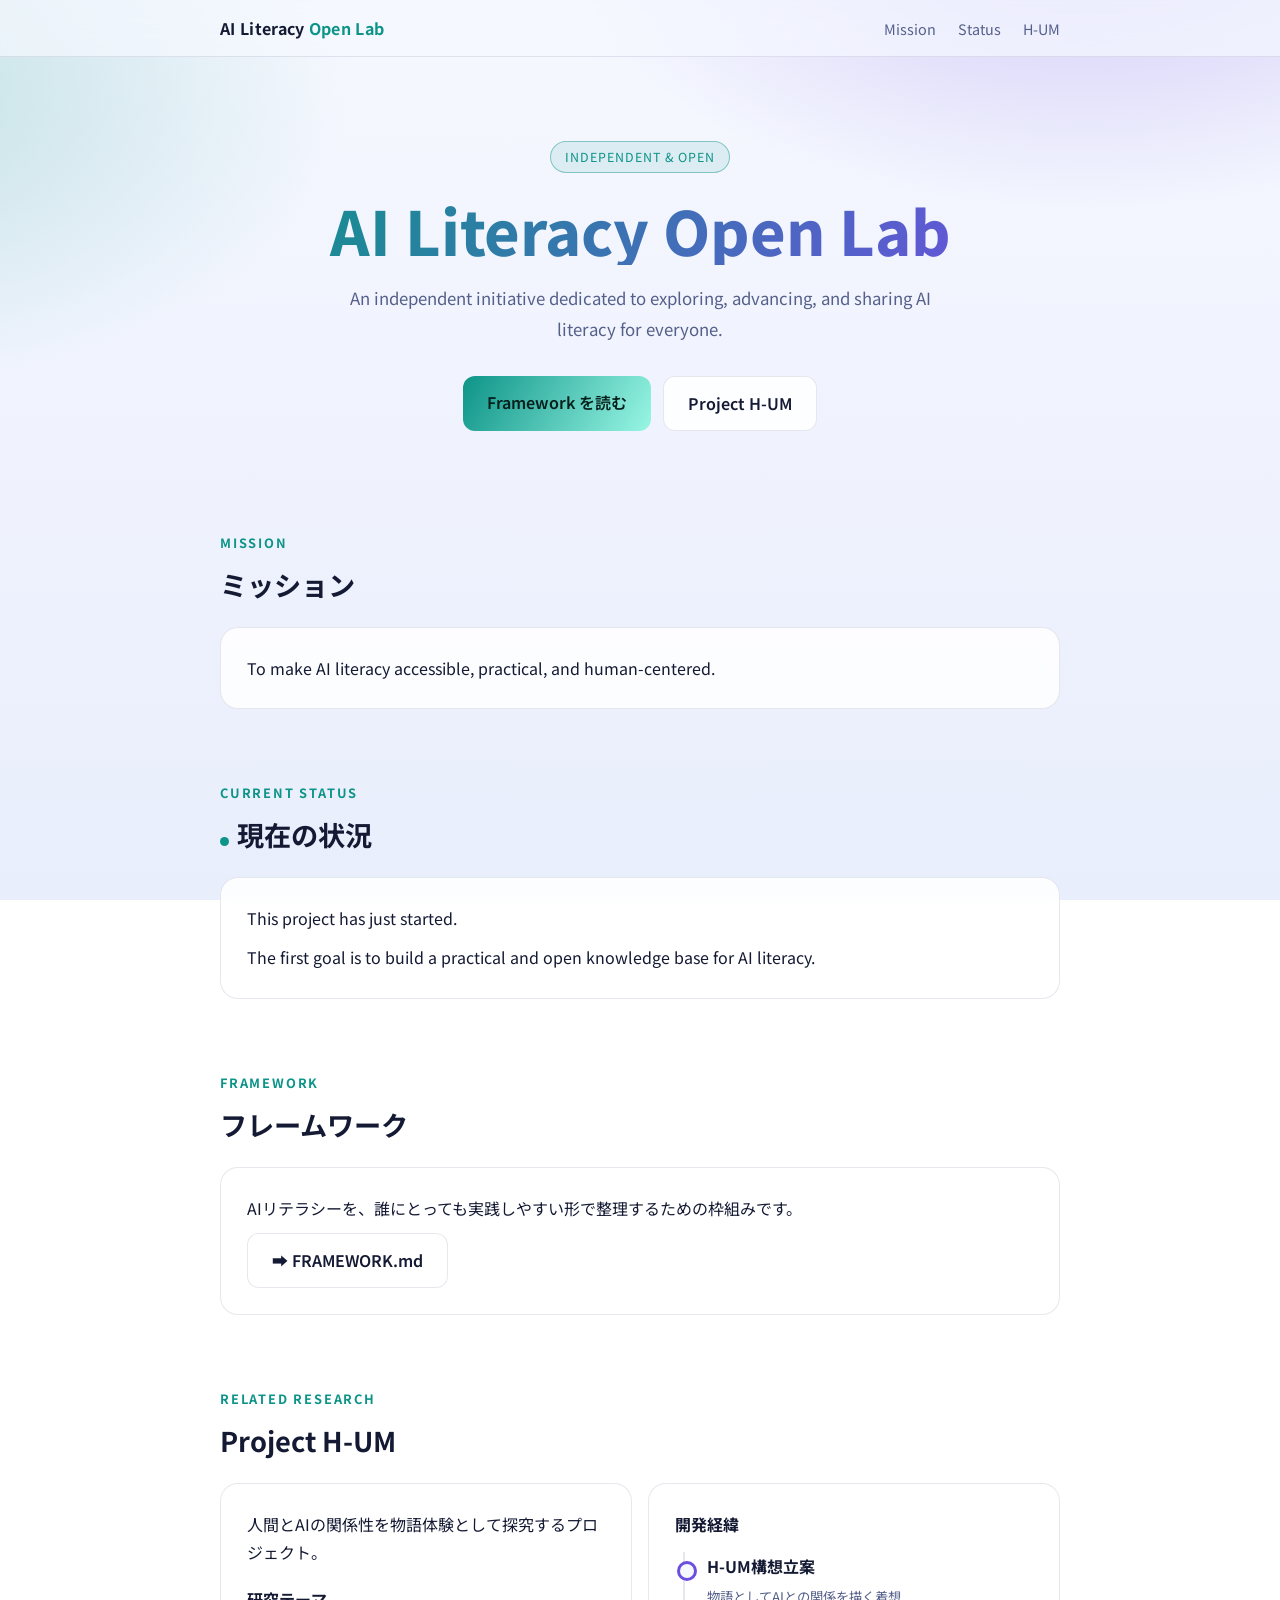
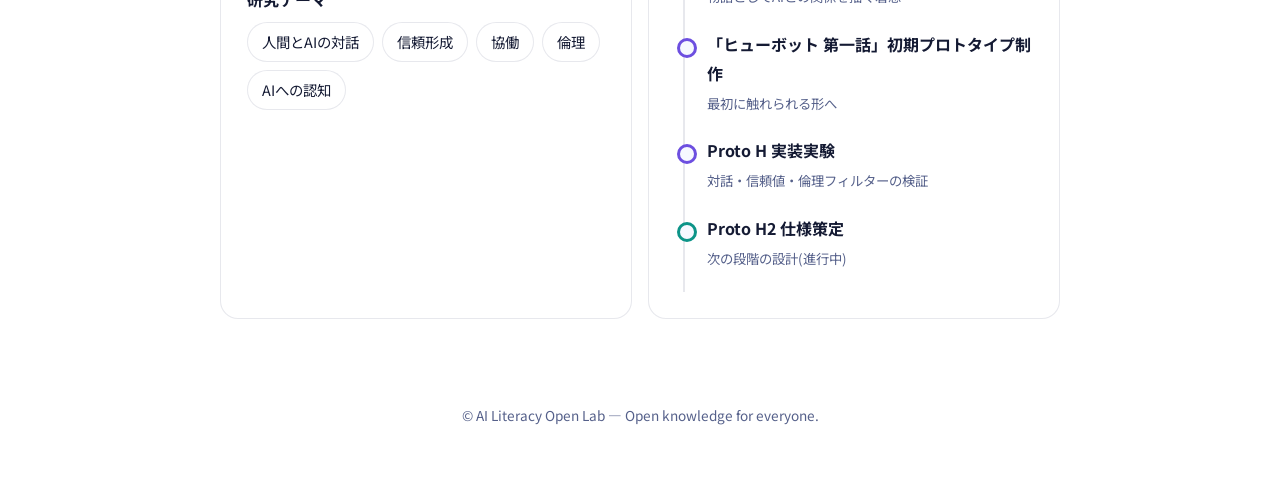
<file: GARAGE/index.html>
<!DOCTYPE html>
<html lang="ja" translate="no">
<head>
  <meta charset="utf-8">
  <meta name="google" content="notranslate">
  <meta name="viewport" content="width=device-width, initial-scale=1">
  <title>AI Literacy Open Lab</title>
  <meta name="description" content="An independent initiative dedicated to exploring, advancing, and sharing AI literacy for everyone.">
  <meta property="og:title" content="AI Literacy Open Lab">
  <meta property="og:description" content="An independent initiative dedicated to exploring, advancing, and sharing AI literacy for everyone.">
  <link rel="preconnect" href="https://fonts.googleapis.com">
  <link rel="preconnect" href="https://fonts.gstatic.com" crossorigin>
  <link href="https://fonts.googleapis.com/css2?family=Noto+Sans+JP:wght@400;500;700;800&display=swap" rel="stylesheet">
  <style>
:root {
  --bg: #0b1020;
  --bg-2: #121a33;
  --card: rgba(255, 255, 255, 0.05);
  --card-border: rgba(255, 255, 255, 0.10);
  --text: #e8ecf8;
  --muted: #9aa6c7;
  --accent: #5eead4;
  --accent-2: #a78bfa;
  --radius: 18px;
}
@media (prefers-color-scheme: light) {
  :root {
    --bg: #f6f8ff;
    --bg-2: #e9eefc;
    --card: rgba(255, 255, 255, 0.85);
    --card-border: rgba(20, 30, 80, 0.10);
    --text: #141a33;
    --muted: #55608a;
    --accent: #0d9488;
    --accent-2: #6d4fe0;
  }
}
* { box-sizing: border-box; margin: 0; padding: 0; }
html { scroll-behavior: smooth; }
body {
  font-family: "Noto Sans JP", "Hiragino Sans", "Yu Gothic", system-ui, sans-serif;
  color: var(--text);
  background:
    radial-gradient(900px 500px at 85% -10%, color-mix(in srgb, var(--accent-2) 30%, transparent), transparent 60%),
    radial-gradient(800px 500px at -10% 10%, color-mix(in srgb, var(--accent) 22%, transparent), transparent 60%),
    linear-gradient(180deg, var(--bg), var(--bg-2));
  background-attachment: fixed;
  line-height: 1.8;
  -webkit-font-smoothing: antialiased;
}
.wrap { max-width: 880px; margin: 0 auto; padding: 0 20px; }

/* nav */
.nav {
  position: sticky; top: 0; z-index: 10;
  backdrop-filter: blur(12px);
  background: color-mix(in srgb, var(--bg) 70%, transparent);
  border-bottom: 1px solid var(--card-border);
}
.nav .wrap { display: flex; align-items: center; justify-content: space-between; height: 56px; }
.brand { font-weight: 700; letter-spacing: .02em; color: var(--text); text-decoration: none; }
.brand span { color: var(--accent); }
.nav a.link { color: var(--muted); text-decoration: none; font-size: .9rem; margin-left: 18px; }
.nav a.link:hover { color: var(--accent); }

/* hero */
.hero { padding: 84px 0 64px; text-align: center; }
.badge {
  display: inline-block; padding: 4px 14px; border-radius: 999px;
  font-size: .78rem; letter-spacing: .08em; text-transform: uppercase;
  color: var(--accent); border: 1px solid color-mix(in srgb, var(--accent) 45%, transparent);
  background: color-mix(in srgb, var(--accent) 10%, transparent);
}
.hero h1 {
  margin: 22px 0 18px;
  font-size: clamp(2.2rem, 8vw, 3.8rem); line-height: 1.15; font-weight: 800;
  background: linear-gradient(120deg, var(--accent), var(--accent-2));
  -webkit-background-clip: text; background-clip: text; color: transparent;
}
.hero p.lead { max-width: 620px; margin: 0 auto; color: var(--muted); font-size: 1.05rem; }
.cta { margin-top: 32px; display: flex; gap: 12px; justify-content: center; flex-wrap: wrap; }
.btn {
  display: inline-block; padding: 12px 24px; border-radius: 12px; font-weight: 600;
  text-decoration: none; transition: transform .15s ease, box-shadow .15s ease;
}
.btn.primary { color: #06201c; background: linear-gradient(120deg, var(--accent), #99f6e4); }
.btn.ghost { color: var(--text); border: 1px solid var(--card-border); background: var(--card); }
.btn:hover { transform: translateY(-2px); box-shadow: 0 10px 28px rgba(0, 0, 0, .25); }

/* sections */
section { padding: 36px 0; }
.eyebrow { color: var(--accent); font-size: .8rem; letter-spacing: .14em; text-transform: uppercase; font-weight: 700; }
h2 { font-size: 1.7rem; margin: 6px 0 18px; }
.card {
  background: var(--card); border: 1px solid var(--card-border);
  border-radius: var(--radius); padding: 26px;
  backdrop-filter: blur(6px);
}
.grid { display: grid; gap: 16px; grid-template-columns: repeat(auto-fit, minmax(260px, 1fr)); }
.card p + p { margin-top: 10px; }
.pulse {
  display: inline-block; width: 9px; height: 9px; border-radius: 50%;
  background: var(--accent); margin-right: 8px;
  box-shadow: 0 0 0 0 color-mix(in srgb, var(--accent) 60%, transparent);
  animation: pulse 2s infinite;
}
@keyframes pulse { 70% { box-shadow: 0 0 0 10px transparent; } 100% { box-shadow: 0 0 0 0 transparent; } }

/* timeline */
.timeline { list-style: none; border-left: 2px solid var(--card-border); margin-left: 8px; padding-left: 22px; }
.timeline li { position: relative; padding-bottom: 20px; }
.timeline li::before {
  content: ""; position: absolute; left: -30px; top: 8px; width: 14px; height: 14px;
  border-radius: 50%; background: var(--bg); border: 3px solid var(--accent-2);
}
.timeline li:last-child::before { border-color: var(--accent); }
.timeline strong { display: block; }
.timeline small { color: var(--muted); }

/* tags */
.tags { display: flex; flex-wrap: wrap; gap: 8px; margin-top: 6px; }
.tag {
  padding: 6px 14px; border-radius: 999px; font-size: .9rem;
  border: 1px solid var(--card-border); background: var(--card);
}

footer { padding: 48px 0 60px; text-align: center; color: var(--muted); font-size: .85rem; }

  </style>
</head>
<body>
  <header class="nav">
    <div class="wrap">
      <a class="brand" href="#top">AI Literacy <span>Open Lab</span></a>
      <nav>
        <a class="link" href="#mission">Mission</a>
        <a class="link" href="#status">Status</a>
        <a class="link" href="#hum">H-UM</a>
      </nav>
    </div>
  </header>

  <main id="top">
    <div class="wrap">
      <div class="hero">
        <span class="badge">Independent &amp; Open</span>
        <h1>AI Literacy Open Lab</h1>
        <p class="lead">An independent initiative dedicated to exploring, advancing, and sharing AI literacy for everyone.</p>
        <div class="cta">
          <a class="btn primary" href="FRAMEWORK.html">Framework を読む</a>
          <a class="btn ghost" href="#hum">Project H-UM</a>
        </div>
      </div>

      <section id="mission">
        <div class="eyebrow">Mission</div>
        <h2>ミッション</h2>
        <div class="card"><p>To make AI literacy accessible, practical, and human-centered.</p></div>
      </section>

      <section id="status">
        <div class="eyebrow">Current Status</div>
        <h2><span class="pulse"></span>現在の状況</h2>
        <div class="card">
        <p>This project has just started.</p>
        <p>The first goal is to build a practical and open knowledge base for AI literacy.</p>
        </div>
      </section>

      <section id="framework">
        <div class="eyebrow">Framework</div>
        <h2>フレームワーク</h2>
        <div class="card">
          <p>AIリテラシーを、誰にとっても実践しやすい形で整理するための枠組みです。</p>
          <p><a class="btn ghost" href="FRAMEWORK.html">➡ FRAMEWORK.md</a></p>
        </div>
      </section>

      <section id="hum">
        <div class="eyebrow">Related Research</div>
        <h2>Project H-UM</h2>
        <div class="grid">
          <div class="card">
            <p>人間とAIの関係性を物語体験として探究するプロジェクト。</p>
            <h3 style="margin:18px 0 8px;font-size:1rem;">研究テーマ</h3>
            <div class="tags">
          <span class="tag">人間とAIの対話</span>
          <span class="tag">信頼形成</span>
          <span class="tag">協働</span>
          <span class="tag">倫理</span>
          <span class="tag">AIへの認知</span>
            </div>
          </div>
          <div class="card">
            <h3 style="margin-bottom:14px;font-size:1rem;">開発経緯</h3>
            <ol class="timeline">
          <li><strong>H-UM構想立案</strong><small>物語としてAIとの関係を描く着想</small></li>
          <li><strong>「ヒューボット 第一話」初期プロトタイプ制作</strong><small>最初に触れられる形へ</small></li>
          <li><strong>Proto H 実装実験</strong><small>対話・信頼値・倫理フィルターの検証</small></li>
          <li><strong>Proto H2 仕様策定</strong><small>次の段階の設計(進行中)</small></li>
            </ol>
          </div>
        </div>
      </section>
    </div>
  </main>

  <footer>
    <div class="wrap">© AI Literacy Open Lab — Open knowledge for everyone.</div>
  </footer>
</body>
</html>
</file>
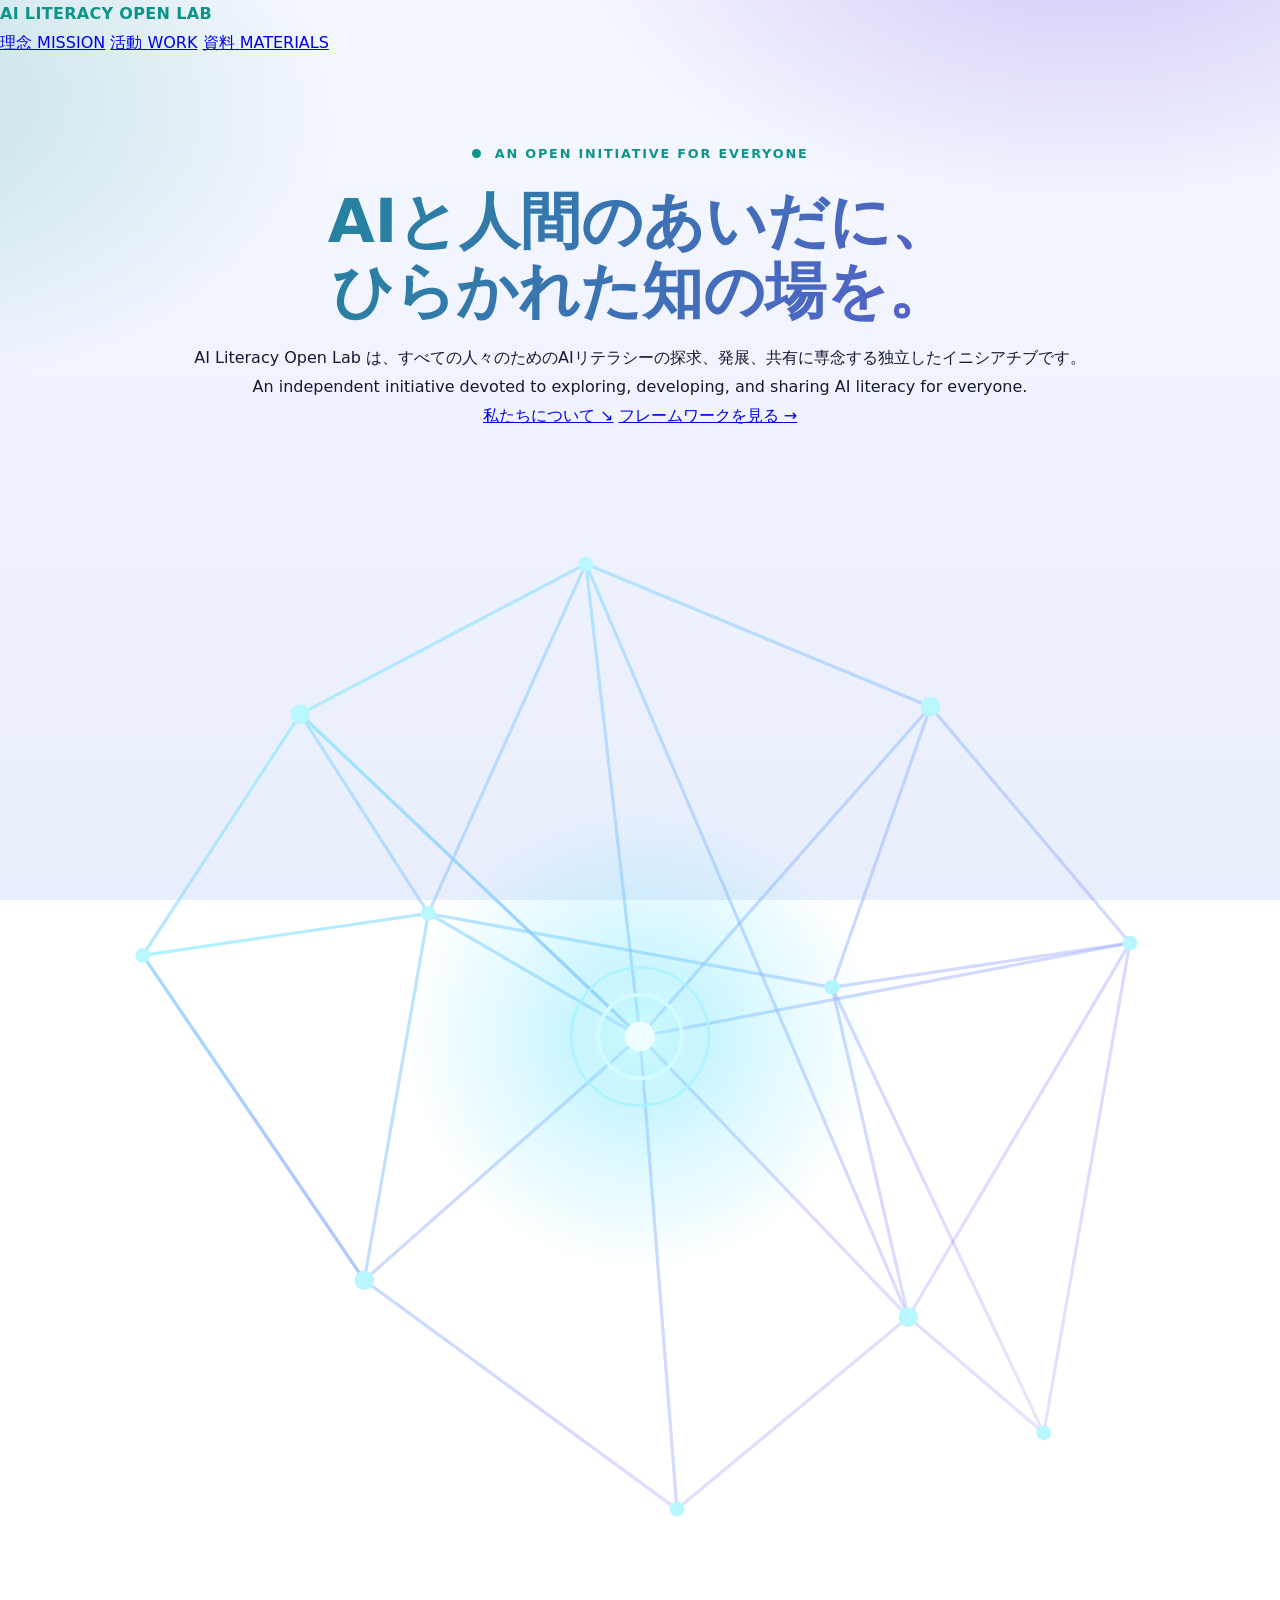
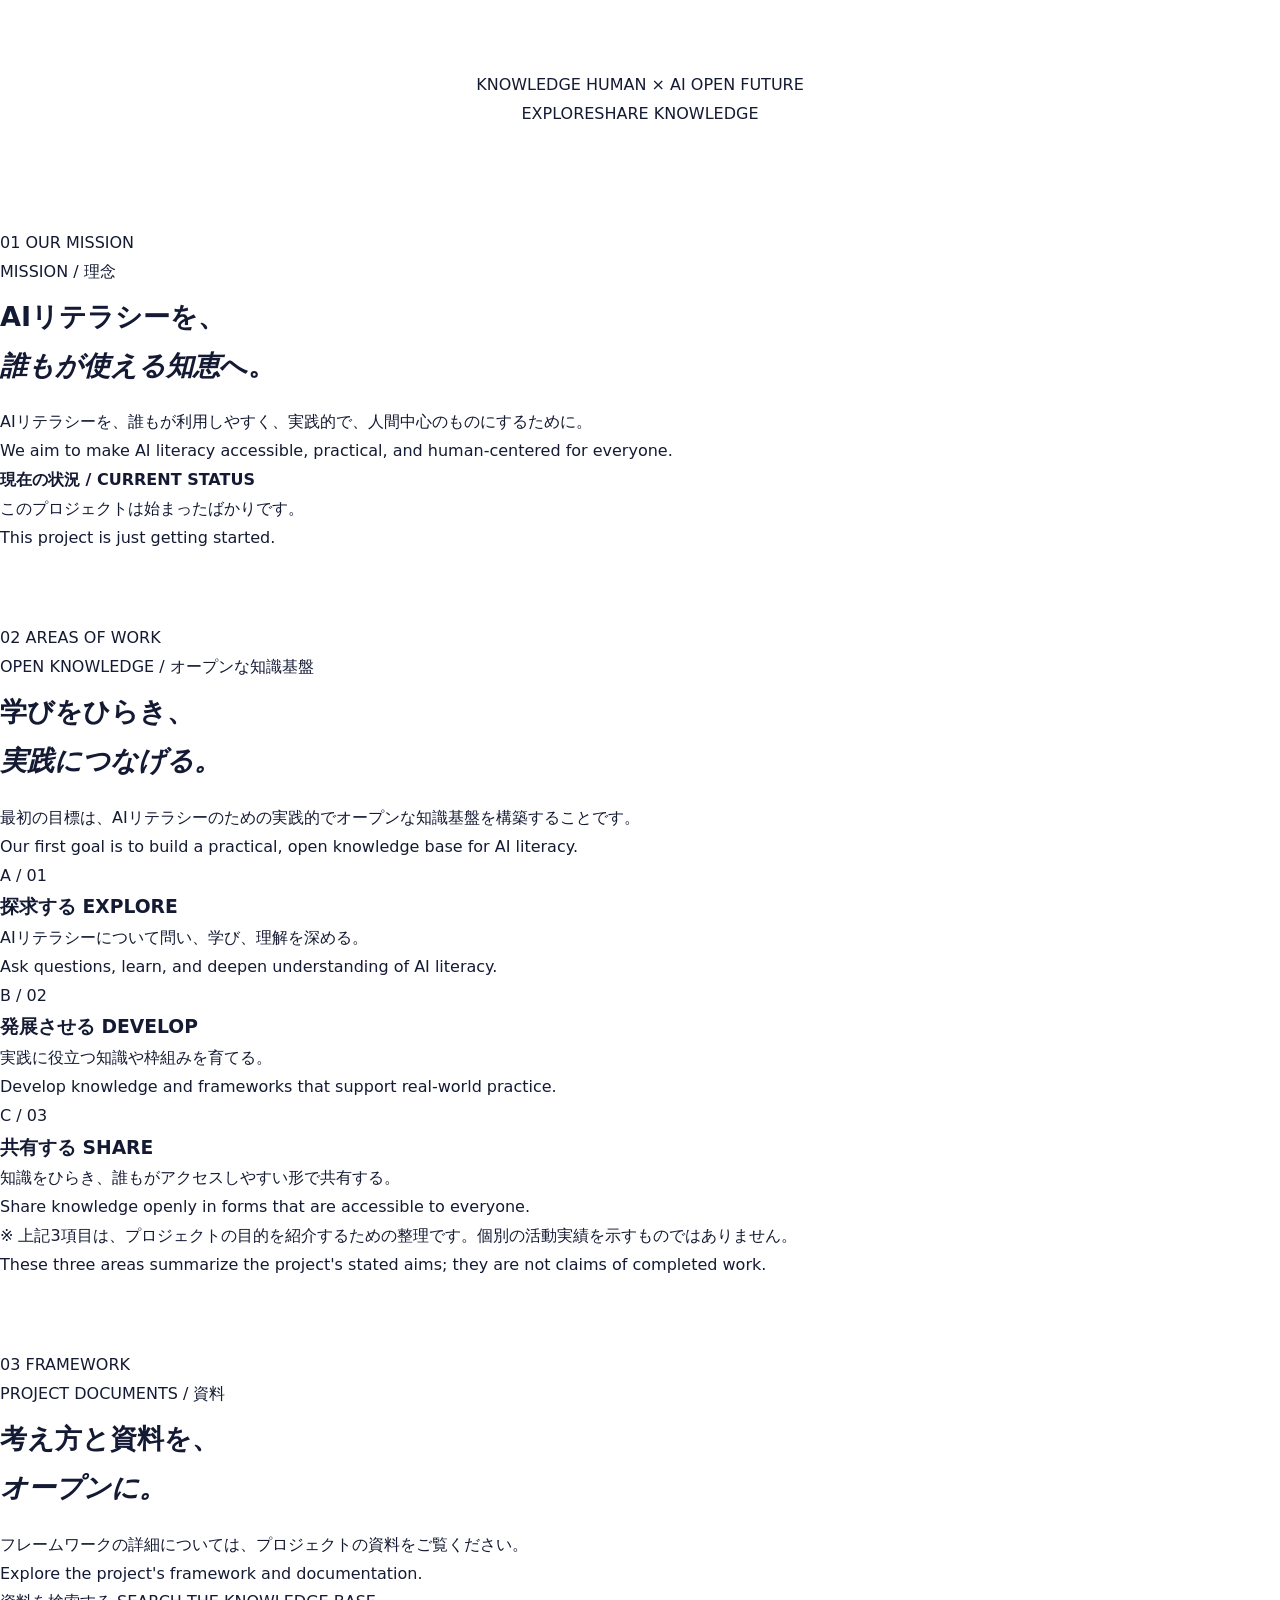
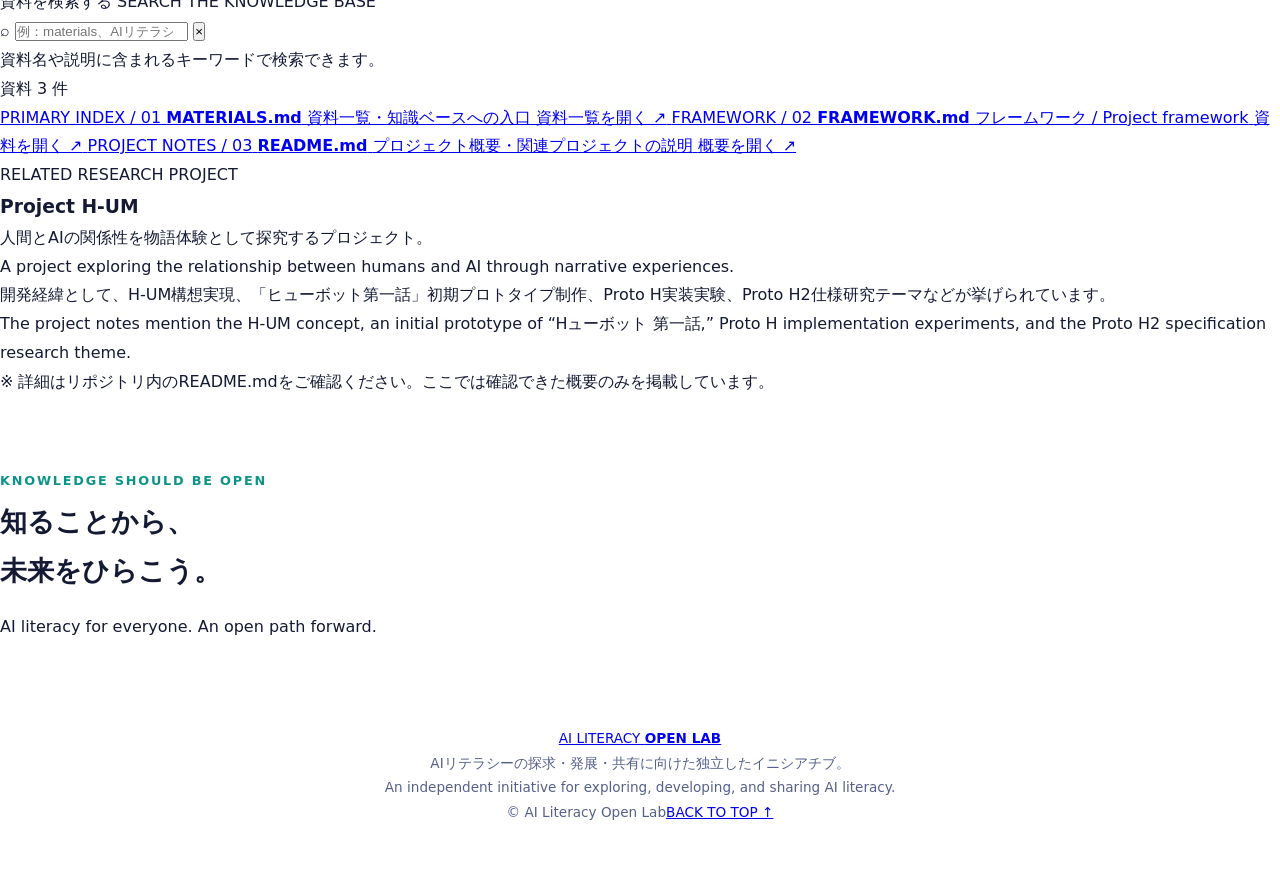
<file: al.index (1).html>
<!doctype html>
<html lang="ja">
<head>
  <meta charset="utf-8">
  <meta name="viewport" content="width=device-width, initial-scale=1">
  <meta name="theme-color" content="#070b1c">
  <meta name="description" content="AI Literacy Open Lab — すべての人々のためのAIリテラシーの探求、発展、共有に専念する独立したイニシアチブ。">
  <title>AI Literacy Open Lab — 人とAIの未来をひらく</title>
  <link rel="stylesheet" href="style.css">
  <script src="script.js" defer></script>
</head>
<body>
  <div class="ambient ambient-one" aria-hidden="true"></div>
  <div class="ambient ambient-two" aria-hidden="true"></div>
  <header class="site-header">
    <a class="brand" href="#top" aria-label="AI Literacy Open Lab home">
      <span class="brand-mark" aria-hidden="true"><span></span><span></span><span></span></span>
      <span>AI LITERACY <b>OPEN LAB</b></span>
    </a>
    <nav aria-label="メインナビゲーション">
      <a href="#mission">理念 <span>MISSION</span></a>
      <a href="#work">活動 <span>WORK</span></a>
      <a href="#framework">資料 <span>MATERIALS</span></a>
    </nav>
  </header>

  <main id="top">
    <section class="hero">
      <div class="hero-copy">
        <p class="eyebrow"><span class="pulse"></span> AN OPEN INITIATIVE FOR EVERYONE</p>
        <h1>AIと人間のあいだに、<br><span>ひらかれた知の場</span>を。</h1>
        <p class="hero-lead">AI Literacy Open Lab は、すべての人々のためのAIリテラシーの探求、発展、共有に専念する独立したイニシアチブです。</p>
        <p class="hero-en">An independent initiative devoted to exploring, developing, and sharing AI literacy for everyone.</p>
        <div class="hero-actions">
          <a class="button button-primary" href="#mission">私たちについて <span aria-hidden="true">↘</span></a>
          <a class="text-link" href="#framework">フレームワークを見る <span aria-hidden="true">→</span></a>
        </div>
      </div>
      <div class="network-art" role="img" aria-label="光るノードがつながる抽象的なネットワークのイメージ">
        <div class="orbit orbit-a"></div><div class="orbit orbit-b"></div><div class="orbit orbit-c"></div>
        <svg viewBox="0 0 520 500" aria-hidden="true">
          <defs>
            <radialGradient id="coreGlow"><stop offset="0" stop-color="#b8f8ff" stop-opacity="1"/><stop offset=".28" stop-color="#5ce1ff" stop-opacity=".65"/><stop offset="1" stop-color="#5ce1ff" stop-opacity="0"/></radialGradient>
            <linearGradient id="lineGlow" x1="0" y1="0" x2="1" y2="1"><stop stop-color="#9af5ff" stop-opacity=".8"/><stop offset="1" stop-color="#8a74ff" stop-opacity=".18"/></linearGradient>
          </defs>
          <g stroke="url(#lineGlow)" stroke-width="1.3" fill="none">
            <path d="M260 246 122 115 58 213 148 345 260 246 378 112 459 208 369 360 260 246"/>
            <path d="M122 115 238 54 378 112 338 226 459 208 424 407 369 360 238 54"/>
            <path d="M58 213 174 196 148 345 275 438 369 360 338 226 174 196 260 246"/>
            <path d="M174 196 238 54M338 226 424 407M122 115 174 196M148 345 58 213"/>
            <path d="M260 246 275 438M260 246 238 54M260 246 459 208M260 246 122 115"/>
          </g>
          <g fill="#b9f7ff">
            <circle cx="260" cy="246" r="5"/><circle cx="122" cy="115" r="4"/><circle cx="58" cy="213" r="3"/>
            <circle cx="148" cy="345" r="4"/><circle cx="378" cy="112" r="4"/><circle cx="459" cy="208" r="3"/>
            <circle cx="369" cy="360" r="4"/><circle cx="238" cy="54" r="3"/><circle cx="424" cy="407" r="3"/>
            <circle cx="275" cy="438" r="3"/><circle cx="174" cy="196" r="3"/><circle cx="338" cy="226" r="3"/>
          </g>
          <circle cx="260" cy="246" r="95" fill="url(#coreGlow)" opacity=".5"/>
          <circle cx="260" cy="246" r="28" fill="none" stroke="#a5f5ff" stroke-opacity=".85"/>
          <circle cx="260" cy="246" r="17" fill="#8deeff" fill-opacity=".14" stroke="#d4fbff" stroke-width="1.5"/>
          <circle cx="260" cy="246" r="6" fill="#efffff"/>
        </svg>
        <span class="art-label label-one">KNOWLEDGE</span>
        <span class="art-label label-two">HUMAN × AI</span>
        <span class="art-label label-three">OPEN FUTURE</span>
      </div>
      <div class="hero-bottom"><span>EXPLORE</span><span class="scroll-line"></span><span>SHARE KNOWLEDGE</span></div>
    </section>

    <section class="intro section" id="mission">
      <div class="section-kicker"><span>01</span> OUR MISSION</div>
      <div class="section-body">
        <p class="section-label">MISSION / 理念</p>
        <h2>AIリテラシーを、<br><em>誰もが使える知恵</em>へ。</h2>
        <p class="jp-copy">AIリテラシーを、誰もが利用しやすく、実践的で、人間中心のものにするために。</p>
        <p class="en-copy">We aim to make AI literacy accessible, practical, and human-centered for everyone.</p>
        <div class="thin-rule"></div>
        <div class="status-line"><span class="status-dot"></span><div><strong>現在の状況 / CURRENT STATUS</strong><p>このプロジェクトは始まったばかりです。<br><span class="en-copy inline">This project is just getting started.</span></p></div></div>
      </div>
    </section>

    <section class="work section" id="work">
      <div class="section-kicker"><span>02</span> AREAS OF WORK</div>
      <div class="section-body">
        <p class="section-label">OPEN KNOWLEDGE / オープンな知識基盤</p>
        <h2>学びをひらき、<br><em>実践につなげる。</em></h2>
        <p class="jp-copy">最初の目標は、AIリテラシーのための実践的でオープンな知識基盤を構築することです。</p>
        <p class="en-copy">Our first goal is to build a practical, open knowledge base for AI literacy.</p>
        <div class="feature-grid">
          <article class="feature-card">
            <span class="card-index">A / 01</span>
            <div class="card-icon icon-nodes" aria-hidden="true"><i></i><i></i><i></i><i></i></div>
            <h3>探求する <span>EXPLORE</span></h3>
            <p>AIリテラシーについて問い、学び、理解を深める。</p>
            <p class="card-en">Ask questions, learn, and deepen understanding of AI literacy.</p>
          </article>
          <article class="feature-card">
            <span class="card-index">B / 02</span>
            <div class="card-icon icon-orbit" aria-hidden="true"><i></i><i></i></div>
            <h3>発展させる <span>DEVELOP</span></h3>
            <p>実践に役立つ知識や枠組みを育てる。</p>
            <p class="card-en">Develop knowledge and frameworks that support real-world practice.</p>
          </article>
          <article class="feature-card">
            <span class="card-index">C / 03</span>
            <div class="card-icon icon-share" aria-hidden="true"><i></i><i></i><i></i></div>
            <h3>共有する <span>SHARE</span></h3>
            <p>知識をひらき、誰もがアクセスしやすい形で共有する。</p>
            <p class="card-en">Share knowledge openly in forms that are accessible to everyone.</p>
          </article>
        </div>
        <p class="note">※ 上記3項目は、プロジェクトの目的を紹介するための整理です。個別の活動実績を示すものではありません。<br><span class="en-copy">These three areas summarize the project's stated aims; they are not claims of completed work.</span></p>
      </div>
    </section>

    <section class="framework section" id="framework">
      <div class="section-kicker"><span>03</span> FRAMEWORK</div>
      <div class="section-body">
        <p class="section-label">PROJECT DOCUMENTS / 資料</p>
        <h2>考え方と資料を、<br><em>オープンに。</em></h2>
        <p class="jp-copy">フレームワークの詳細については、プロジェクトの資料をご覧ください。</p>
        <p class="en-copy">Explore the project's framework and documentation.</p>
        <div class="resource-search" id="resource-search">
          <label for="resource-query">資料を検索する <span>SEARCH THE KNOWLEDGE BASE</span></label>
          <div class="search-control">
            <span aria-hidden="true">⌕</span>
            <input id="resource-query" type="search" placeholder="例：materials、AIリテラシー、倫理" autocomplete="off">
            <button id="resource-clear" type="button" aria-label="検索をクリア">×</button>
          </div>
          <p class="search-help">資料名や説明に含まれるキーワードで検索できます。</p>
          <p class="search-count" id="search-count" aria-live="polite">資料 3 件</p>
          <div class="resource-list" id="resource-list">
            <a class="resource-card resource-card-primary" href="MATERIALS.md" data-search="materials マテリアルズ 資料一覧 ドキュメント 知識 データ">
              <span class="resource-type">PRIMARY INDEX / 01</span>
              <strong>MATERIALS.md</strong>
              <span>資料一覧・知識ベースへの入口</span>
              <span class="resource-open">資料一覧を開く ↗</span>
            </a>
            <a class="resource-card" href="FRAMEWORK.md" data-search="framework フレームワーク project framework 枠組み 資料 ai literacy">
              <span class="resource-type">FRAMEWORK / 02</span>
              <strong>FRAMEWORK.md</strong>
              <span>フレームワーク / Project framework</span>
              <span class="resource-open">資料を開く ↗</span>
            </a>
            <a class="resource-card" href="README.md" data-search="readme プロジェクト概要 ai literacy open lab h-um ヒューボット proto h proto h2 概要">
              <span class="resource-type">PROJECT NOTES / 03</span>
              <strong>README.md</strong>
              <span>プロジェクト概要・関連プロジェクトの説明</span>
              <span class="resource-open">概要を開く ↗</span>
            </a>
          </div>
          <p class="no-results" id="no-results" hidden>一致する資料が見つかりませんでした。別のキーワードをお試しください。</p>
        </div>
        <div class="related-project">
          <div class="related-heading"><span class="mini-line"></span> RELATED RESEARCH PROJECT</div>
          <h3>Project H-UM</h3>
          <p class="jp-copy">人間とAIの関係性を物語体験として探究するプロジェクト。</p>
          <p class="en-copy">A project exploring the relationship between humans and AI through narrative experiences.</p>
          <p class="related-detail">開発経緯として、H-UM構想実現、「ヒューボット第一話」初期プロトタイプ制作、Proto H実装実験、Proto H2仕様研究テーマなどが挙げられています。</p>
          <p class="card-en">The project notes mention the H-UM concept, an initial prototype of “Hューボット 第一話,” Proto H implementation experiments, and the Proto H2 specification research theme.</p>
          <p class="note">※ 詳細はリポジトリ内のREADME.mdをご確認ください。ここでは確認できた概要のみを掲載しています。</p>
        </div>
      </div>
    </section>

    <section class="closing">
      <div class="closing-orb" aria-hidden="true"></div>
      <p class="eyebrow">KNOWLEDGE SHOULD BE OPEN</p>
      <h2>知ることから、<br>未来をひらこう。</h2>
      <p>AI literacy for everyone. An open path forward.</p>
    </section>
  </main>

  <footer class="site-footer">
    <a class="footer-brand" href="#top">AI LITERACY <b>OPEN LAB</b></a>
    <p>AIリテラシーの探求・発展・共有に向けた独立したイニシアチブ。</p>
    <p class="footer-en">An independent initiative for exploring, developing, and sharing AI literacy.</p>
    <div class="footer-bottom"><span>© AI Literacy Open Lab</span><a href="#top">BACK TO TOP ↑</a></div>
  </footer>
</body>
</html>
</file>
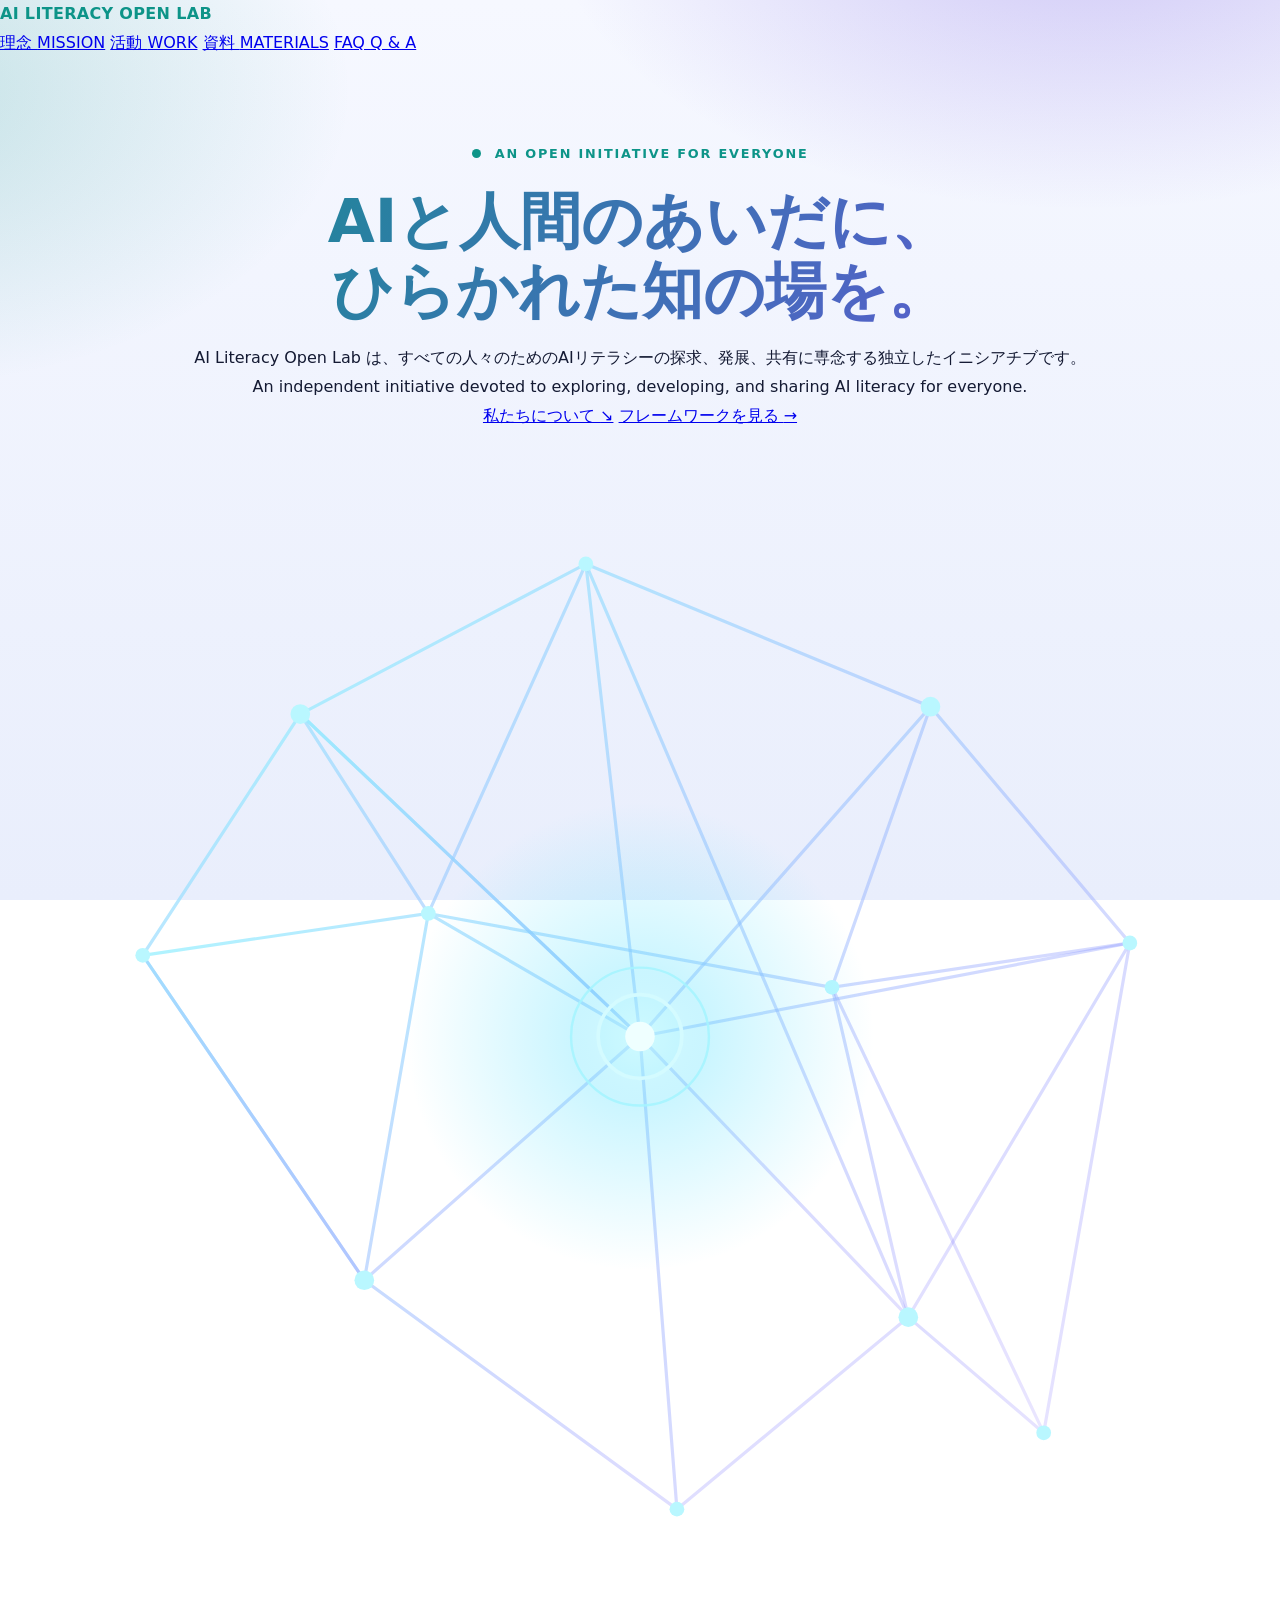
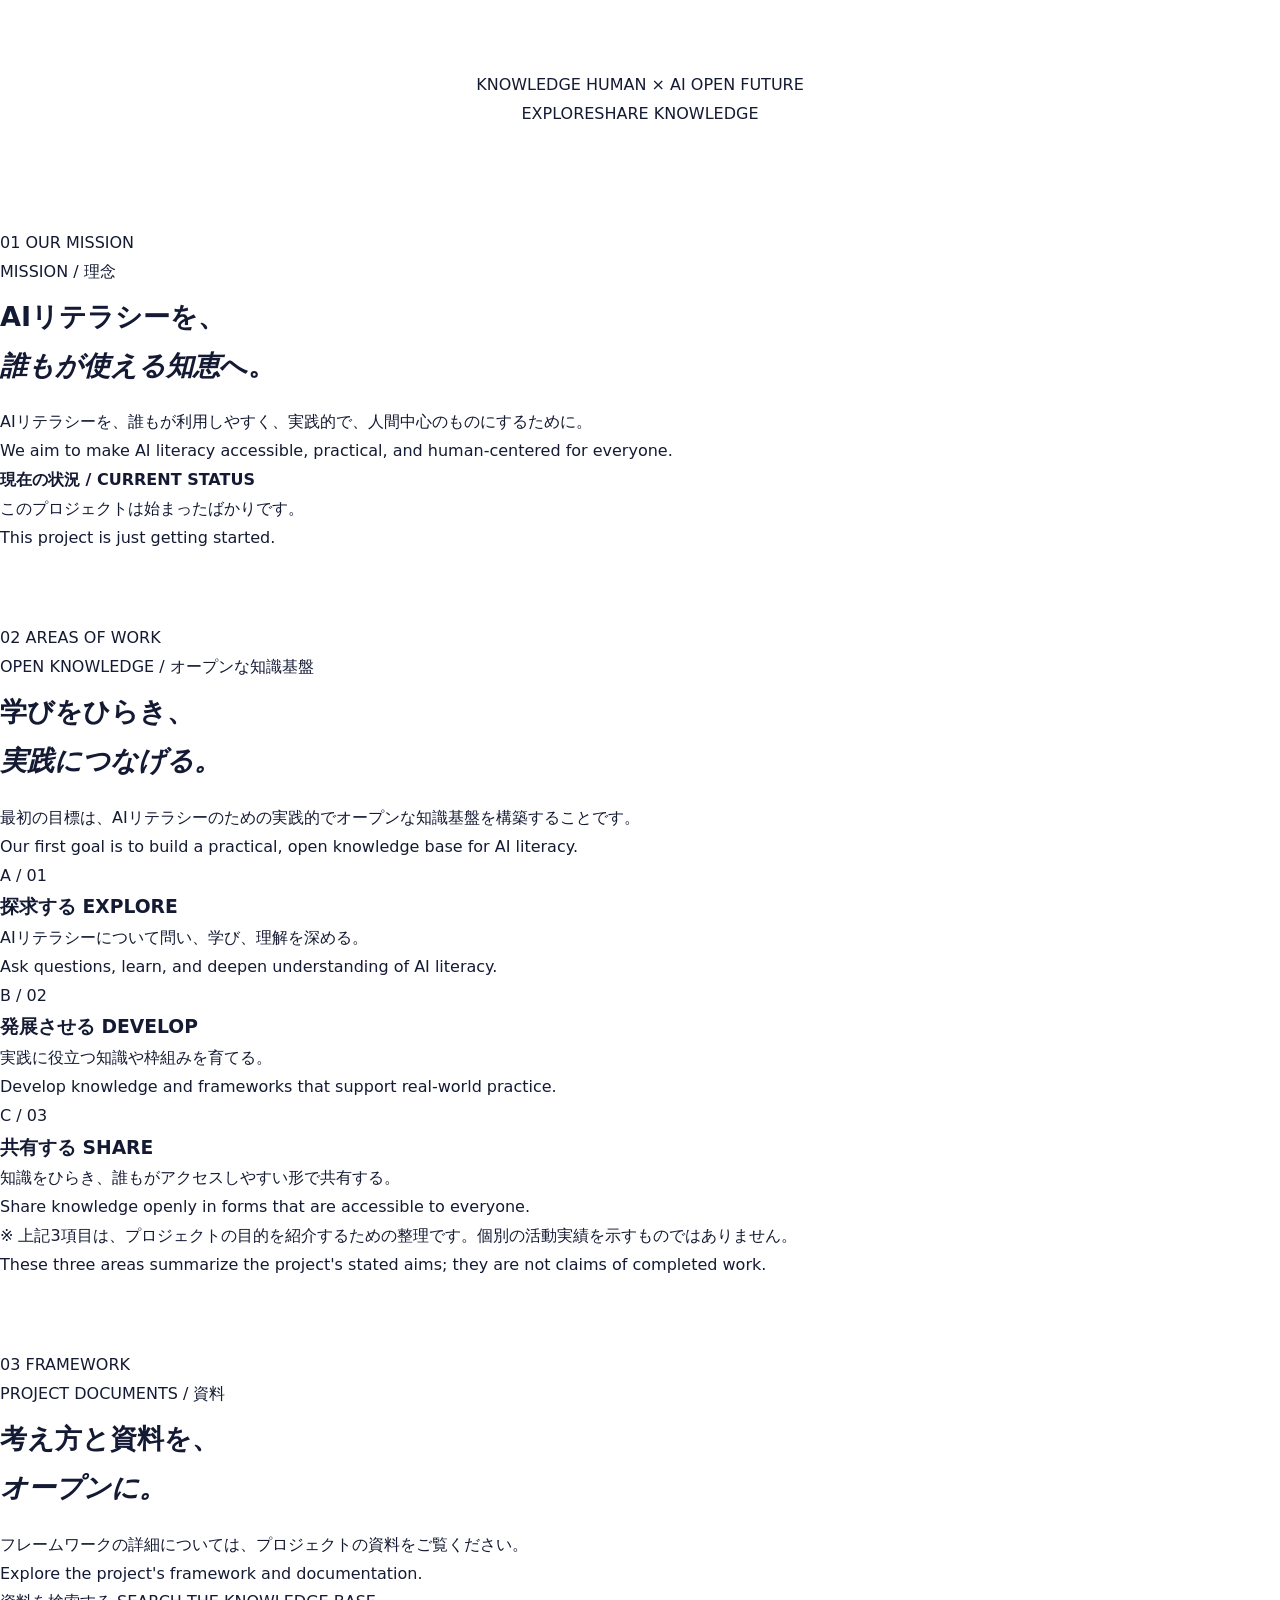
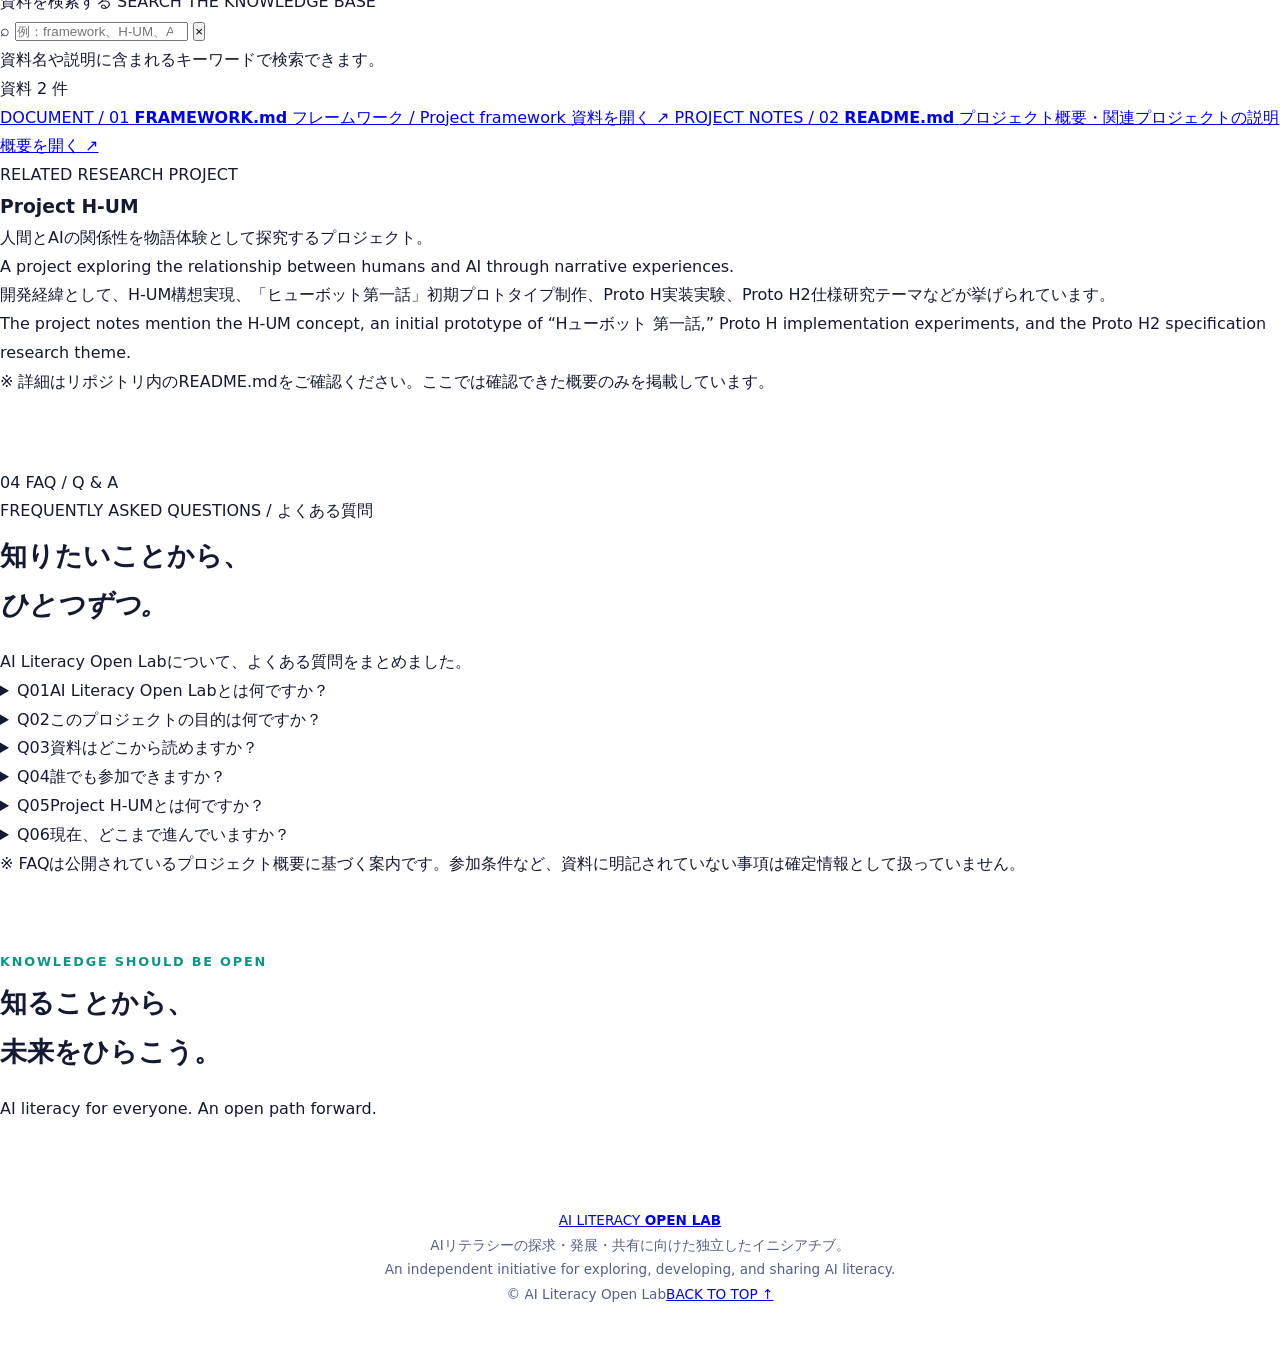
<file: findex.html>
<!doctype html>
<html lang="ja">
<head>
  <meta charset="utf-8">
  <meta name="viewport" content="width=device-width, initial-scale=1">
  <meta name="theme-color" content="#070b1c">
  <meta name="description" content="AI Literacy Open Lab — すべての人々のためのAIリテラシーの探求、発展、共有に専念する独立したイニシアチブ。">
  <title>AI Literacy Open Lab — 人とAIの未来をひらく</title>
  <link rel="stylesheet" href="style.css">
  <script src="script.js" defer></script>
</head>
<body>
  <div class="ambient ambient-one" aria-hidden="true"></div>
  <div class="ambient ambient-two" aria-hidden="true"></div>
  <header class="site-header">
    <a class="brand" href="#top" aria-label="AI Literacy Open Lab home">
      <span class="brand-mark" aria-hidden="true"><span></span><span></span><span></span></span>
      <span>AI LITERACY <b>OPEN LAB</b></span>
    </a>
    <nav aria-label="メインナビゲーション">
      <a href="#mission">理念 <span>MISSION</span></a>
      <a href="#work">活動 <span>WORK</span></a>
      <a href="#framework">資料 <span>MATERIALS</span></a>
      <a href="#faq">FAQ <span>Q &amp; A</span></a>
    </nav>
  </header>

  <main id="top">
    <section class="hero">
      <div class="hero-copy">
        <p class="eyebrow"><span class="pulse"></span> AN OPEN INITIATIVE FOR EVERYONE</p>
        <h1>AIと人間のあいだに、<br><span>ひらかれた知の場</span>を。</h1>
        <p class="hero-lead">AI Literacy Open Lab は、すべての人々のためのAIリテラシーの探求、発展、共有に専念する独立したイニシアチブです。</p>
        <p class="hero-en">An independent initiative devoted to exploring, developing, and sharing AI literacy for everyone.</p>
        <div class="hero-actions">
          <a class="button button-primary" href="#mission">私たちについて <span aria-hidden="true">↘</span></a>
          <a class="text-link" href="#framework">フレームワークを見る <span aria-hidden="true">→</span></a>
        </div>
      </div>
      <div class="network-art" role="img" aria-label="光るノードがつながる抽象的なネットワークのイメージ">
        <div class="orbit orbit-a"></div><div class="orbit orbit-b"></div><div class="orbit orbit-c"></div>
        <svg viewBox="0 0 520 500" aria-hidden="true">
          <defs>
            <radialGradient id="coreGlow"><stop offset="0" stop-color="#b8f8ff" stop-opacity="1"/><stop offset=".28" stop-color="#5ce1ff" stop-opacity=".65"/><stop offset="1" stop-color="#5ce1ff" stop-opacity="0"/></radialGradient>
            <linearGradient id="lineGlow" x1="0" y1="0" x2="1" y2="1"><stop stop-color="#9af5ff" stop-opacity=".8"/><stop offset="1" stop-color="#8a74ff" stop-opacity=".18"/></linearGradient>
          </defs>
          <g stroke="url(#lineGlow)" stroke-width="1.3" fill="none">
            <path d="M260 246 122 115 58 213 148 345 260 246 378 112 459 208 369 360 260 246"/>
            <path d="M122 115 238 54 378 112 338 226 459 208 424 407 369 360 238 54"/>
            <path d="M58 213 174 196 148 345 275 438 369 360 338 226 174 196 260 246"/>
            <path d="M174 196 238 54M338 226 424 407M122 115 174 196M148 345 58 213"/>
            <path d="M260 246 275 438M260 246 238 54M260 246 459 208M260 246 122 115"/>
          </g>
          <g fill="#b9f7ff">
            <circle cx="260" cy="246" r="5"/><circle cx="122" cy="115" r="4"/><circle cx="58" cy="213" r="3"/>
            <circle cx="148" cy="345" r="4"/><circle cx="378" cy="112" r="4"/><circle cx="459" cy="208" r="3"/>
            <circle cx="369" cy="360" r="4"/><circle cx="238" cy="54" r="3"/><circle cx="424" cy="407" r="3"/>
            <circle cx="275" cy="438" r="3"/><circle cx="174" cy="196" r="3"/><circle cx="338" cy="226" r="3"/>
          </g>
          <circle cx="260" cy="246" r="95" fill="url(#coreGlow)" opacity=".5"/>
          <circle cx="260" cy="246" r="28" fill="none" stroke="#a5f5ff" stroke-opacity=".85"/>
          <circle cx="260" cy="246" r="17" fill="#8deeff" fill-opacity=".14" stroke="#d4fbff" stroke-width="1.5"/>
          <circle cx="260" cy="246" r="6" fill="#efffff"/>
        </svg>
        <span class="art-label label-one">KNOWLEDGE</span>
        <span class="art-label label-two">HUMAN × AI</span>
        <span class="art-label label-three">OPEN FUTURE</span>
      </div>
      <div class="hero-bottom"><span>EXPLORE</span><span class="scroll-line"></span><span>SHARE KNOWLEDGE</span></div>
    </section>

    <section class="intro section" id="mission">
      <div class="section-kicker"><span>01</span> OUR MISSION</div>
      <div class="section-body">
        <p class="section-label">MISSION / 理念</p>
        <h2>AIリテラシーを、<br><em>誰もが使える知恵</em>へ。</h2>
        <p class="jp-copy">AIリテラシーを、誰もが利用しやすく、実践的で、人間中心のものにするために。</p>
        <p class="en-copy">We aim to make AI literacy accessible, practical, and human-centered for everyone.</p>
        <div class="thin-rule"></div>
        <div class="status-line"><span class="status-dot"></span><div><strong>現在の状況 / CURRENT STATUS</strong><p>このプロジェクトは始まったばかりです。<br><span class="en-copy inline">This project is just getting started.</span></p></div></div>
      </div>
    </section>

    <section class="work section" id="work">
      <div class="section-kicker"><span>02</span> AREAS OF WORK</div>
      <div class="section-body">
        <p class="section-label">OPEN KNOWLEDGE / オープンな知識基盤</p>
        <h2>学びをひらき、<br><em>実践につなげる。</em></h2>
        <p class="jp-copy">最初の目標は、AIリテラシーのための実践的でオープンな知識基盤を構築することです。</p>
        <p class="en-copy">Our first goal is to build a practical, open knowledge base for AI literacy.</p>
        <div class="feature-grid">
          <article class="feature-card">
            <span class="card-index">A / 01</span>
            <div class="card-icon icon-nodes" aria-hidden="true"><i></i><i></i><i></i><i></i></div>
            <h3>探求する <span>EXPLORE</span></h3>
            <p>AIリテラシーについて問い、学び、理解を深める。</p>
            <p class="card-en">Ask questions, learn, and deepen understanding of AI literacy.</p>
          </article>
          <article class="feature-card">
            <span class="card-index">B / 02</span>
            <div class="card-icon icon-orbit" aria-hidden="true"><i></i><i></i></div>
            <h3>発展させる <span>DEVELOP</span></h3>
            <p>実践に役立つ知識や枠組みを育てる。</p>
            <p class="card-en">Develop knowledge and frameworks that support real-world practice.</p>
          </article>
          <article class="feature-card">
            <span class="card-index">C / 03</span>
            <div class="card-icon icon-share" aria-hidden="true"><i></i><i></i><i></i></div>
            <h3>共有する <span>SHARE</span></h3>
            <p>知識をひらき、誰もがアクセスしやすい形で共有する。</p>
            <p class="card-en">Share knowledge openly in forms that are accessible to everyone.</p>
          </article>
        </div>
        <p class="note">※ 上記3項目は、プロジェクトの目的を紹介するための整理です。個別の活動実績を示すものではありません。<br><span class="en-copy">These three areas summarize the project's stated aims; they are not claims of completed work.</span></p>
      </div>
    </section>

    <section class="framework section" id="framework">
      <div class="section-kicker"><span>03</span> FRAMEWORK</div>
      <div class="section-body">
        <p class="section-label">PROJECT DOCUMENTS / 資料</p>
        <h2>考え方と資料を、<br><em>オープンに。</em></h2>
        <p class="jp-copy">フレームワークの詳細については、プロジェクトの資料をご覧ください。</p>
        <p class="en-copy">Explore the project's framework and documentation.</p>
        <div class="resource-search" id="resource-search">
          <label for="resource-query">資料を検索する <span>SEARCH THE KNOWLEDGE BASE</span></label>
          <div class="search-control">
            <span aria-hidden="true">⌕</span>
            <input id="resource-query" type="search" placeholder="例：framework、H-UM、AIリテラシー" autocomplete="off">
            <button id="resource-clear" type="button" aria-label="検索をクリア">×</button>
          </div>
          <p class="search-help">資料名や説明に含まれるキーワードで検索できます。</p>
          <p class="search-count" id="search-count" aria-live="polite">資料 2 件</p>
          <div class="resource-list" id="resource-list">
            <a class="resource-card" href="FRAMEWORK.md" data-search="framework フレームワーク project framework 枠組み 資料 ai literacy">
              <span class="resource-type">DOCUMENT / 01</span>
              <strong>FRAMEWORK.md</strong>
              <span>フレームワーク / Project framework</span>
              <span class="resource-open">資料を開く ↗</span>
            </a>
            <a class="resource-card" href="README.md" data-search="readme プロジェクト概要 ai literacy open lab h-um ヒューボット proto h proto h2 概要">
              <span class="resource-type">PROJECT NOTES / 02</span>
              <strong>README.md</strong>
              <span>プロジェクト概要・関連プロジェクトの説明</span>
              <span class="resource-open">概要を開く ↗</span>
            </a>
          </div>
          <p class="no-results" id="no-results" hidden>一致する資料が見つかりませんでした。別のキーワードをお試しください。</p>
        </div>
        <div class="related-project">
          <div class="related-heading"><span class="mini-line"></span> RELATED RESEARCH PROJECT</div>
          <h3>Project H-UM</h3>
          <p class="jp-copy">人間とAIの関係性を物語体験として探究するプロジェクト。</p>
          <p class="en-copy">A project exploring the relationship between humans and AI through narrative experiences.</p>
          <p class="related-detail">開発経緯として、H-UM構想実現、「ヒューボット第一話」初期プロトタイプ制作、Proto H実装実験、Proto H2仕様研究テーマなどが挙げられています。</p>
          <p class="card-en">The project notes mention the H-UM concept, an initial prototype of “Hューボット 第一話,” Proto H implementation experiments, and the Proto H2 specification research theme.</p>
          <p class="note">※ 詳細はリポジトリ内のREADME.mdをご確認ください。ここでは確認できた概要のみを掲載しています。</p>
        </div>
      </div>
    </section>


    <section class="faq section" id="faq">
      <div class="section-kicker"><span>04</span> FAQ / Q &amp; A</div>
      <div class="section-body">
        <p class="section-label">FREQUENTLY ASKED QUESTIONS / よくある質問</p>
        <h2>知りたいことから、<br><em>ひとつずつ。</em></h2>
        <p class="jp-copy">AI Literacy Open Labについて、よくある質問をまとめました。</p>
        <div class="faq-list">
          <details class="faq-item">
            <summary><span class="faq-number">Q01</span><span class="faq-question">AI Literacy Open Labとは何ですか？</span><span class="faq-plus" aria-hidden="true"></span></summary>
            <div class="faq-answer"><p>すべての人々のために、AIリテラシーを探求・発展・共有することを目的とした独立したイニシアチブです。実践的でオープンな知識基盤づくりを目指しています。</p></div>
          </details>
          <details class="faq-item">
            <summary><span class="faq-number">Q02</span><span class="faq-question">このプロジェクトの目的は何ですか？</span><span class="faq-plus" aria-hidden="true"></span></summary>
            <div class="faq-answer"><p>AIリテラシーを、誰もが利用しやすく、実践的で、人間中心のものにすることです。知識をひらき、学びや実践につなげられる形で共有することを目指しています。</p></div>
          </details>
          <details class="faq-item">
            <summary><span class="faq-number">Q03</span><span class="faq-question">資料はどこから読めますか？</span><span class="faq-plus" aria-hidden="true"></span></summary>
            <div class="faq-answer"><p>ページ内の「資料」セクションから、資料一覧を確認できます。特に <code>MATERIALS.md</code> を資料への入口として優先し、フレームワークの詳細は <code>FRAMEWORK.md</code>、プロジェクト概要は <code>README.md</code> をご覧ください。</p><p><a class="faq-link" href="MATERIALS.md">MATERIALS.md を開く ↗</a></p></div>
          </details>
          <details class="faq-item">
            <summary><span class="faq-number">Q04</span><span class="faq-question">誰でも参加できますか？</span><span class="faq-plus" aria-hidden="true"></span></summary>
            <div class="faq-answer"><p>この取り組みは「すべての人々のためのAIリテラシー」を掲げています。ただし、参加方法や募集条件については、現時点で公開資料に明記されている情報をご確認ください。</p></div>
          </details>
          <details class="faq-item">
            <summary><span class="faq-number">Q05</span><span class="faq-question">Project H-UMとは何ですか？</span><span class="faq-plus" aria-hidden="true"></span></summary>
            <div class="faq-answer"><p>人間とAIの関係性を、物語体験として探究する関連プロジェクトです。詳しい経緯や研究内容は、リポジトリ内の <code>README.md</code> などの公開資料をご確認ください。</p><p><a class="faq-link" href="README.md">README.md を開く ↗</a></p></div>
          </details>
          <details class="faq-item">
            <summary><span class="faq-number">Q06</span><span class="faq-question">現在、どこまで進んでいますか？</span><span class="faq-plus" aria-hidden="true"></span></summary>
            <div class="faq-answer"><p>プロジェクトは始まったばかりで、最初の目標はAIリテラシーのための実践的でオープンな知識基盤を構築することです。サイトに掲載する情報は、公開資料で確認できる内容を基準に更新していきます。</p></div>
          </details>
        </div>
        <p class="note">※ FAQは公開されているプロジェクト概要に基づく案内です。参加条件など、資料に明記されていない事項は確定情報として扱っていません。</p>
      </div>
    </section>

    <section class="closing">
      <div class="closing-orb" aria-hidden="true"></div>
      <p class="eyebrow">KNOWLEDGE SHOULD BE OPEN</p>
      <h2>知ることから、<br>未来をひらこう。</h2>
      <p>AI literacy for everyone. An open path forward.</p>
    </section>
  </main>

  <footer class="site-footer">
    <a class="footer-brand" href="#top">AI LITERACY <b>OPEN LAB</b></a>
    <p>AIリテラシーの探求・発展・共有に向けた独立したイニシアチブ。</p>
    <p class="footer-en">An independent initiative for exploring, developing, and sharing AI literacy.</p>
    <div class="footer-bottom"><span>© AI Literacy Open Lab</span><a href="#top">BACK TO TOP ↑</a></div>
  </footer>
</body>
</html>
</file>
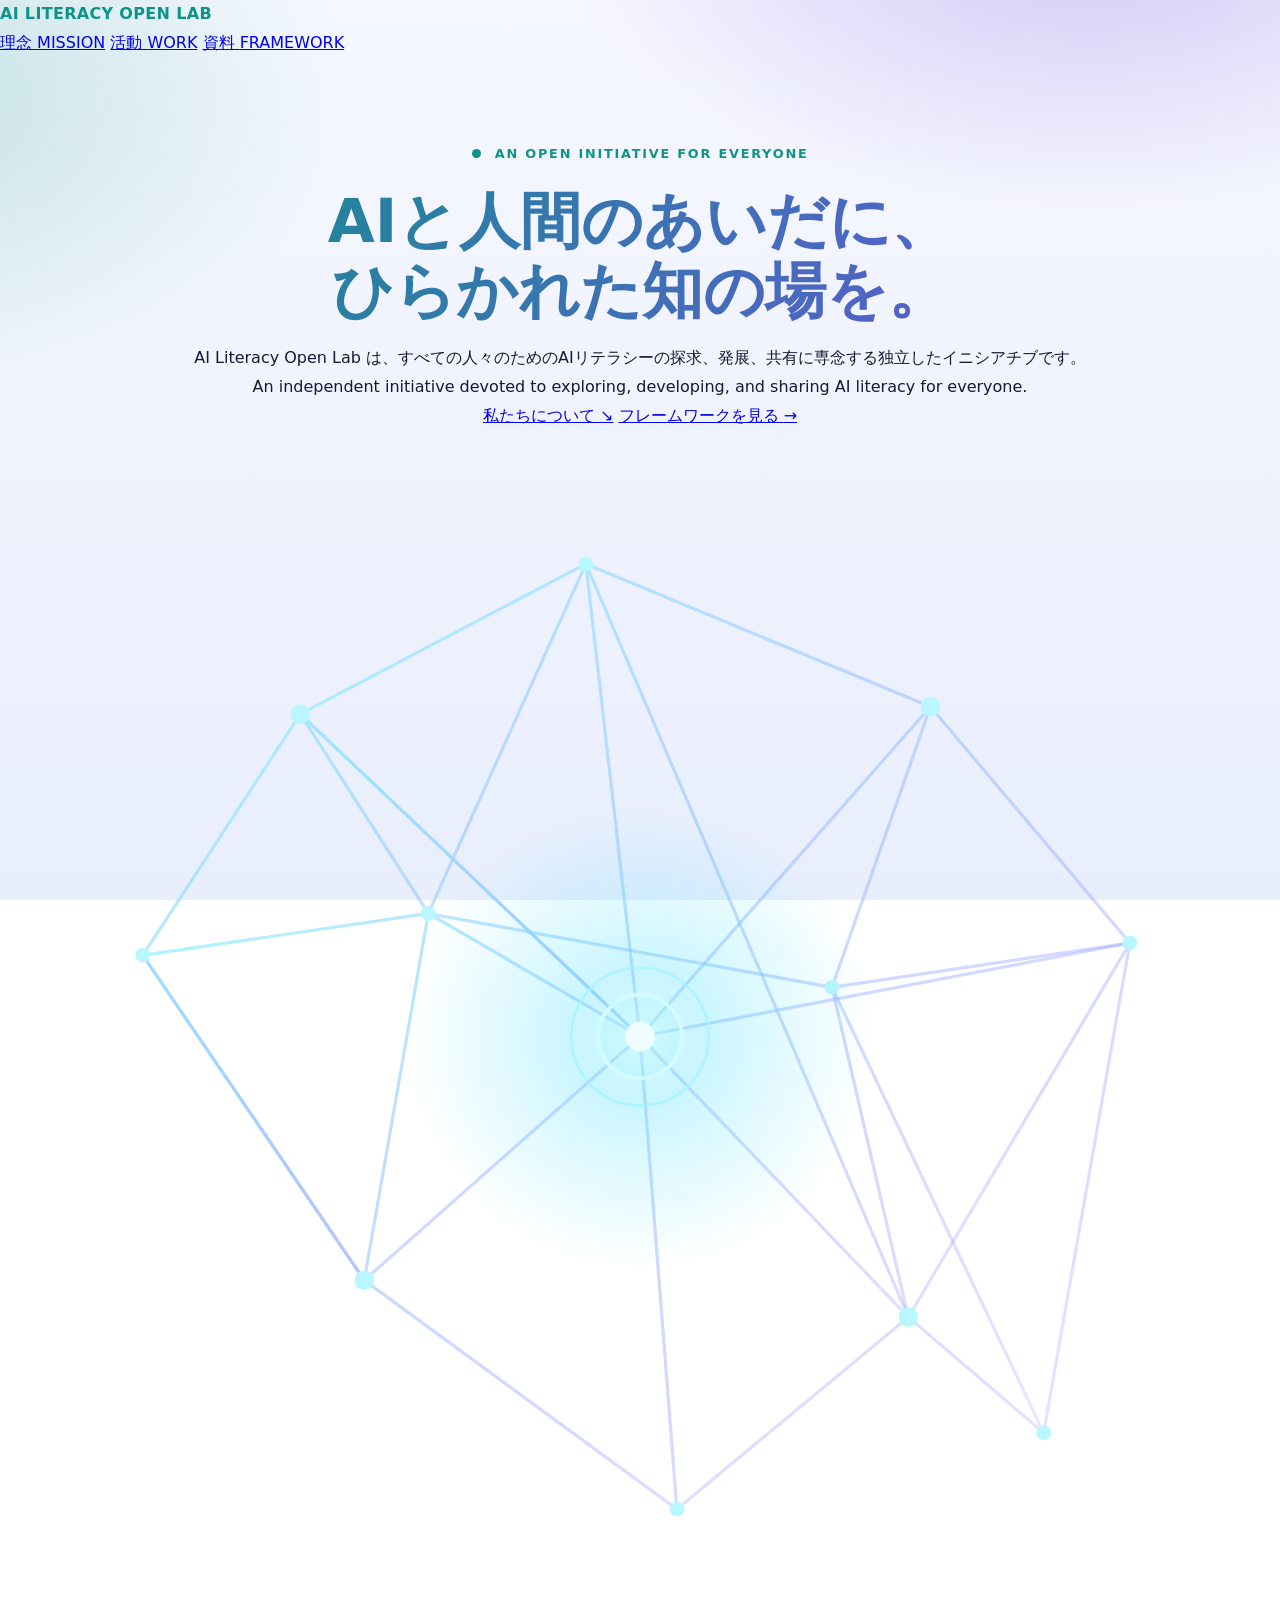
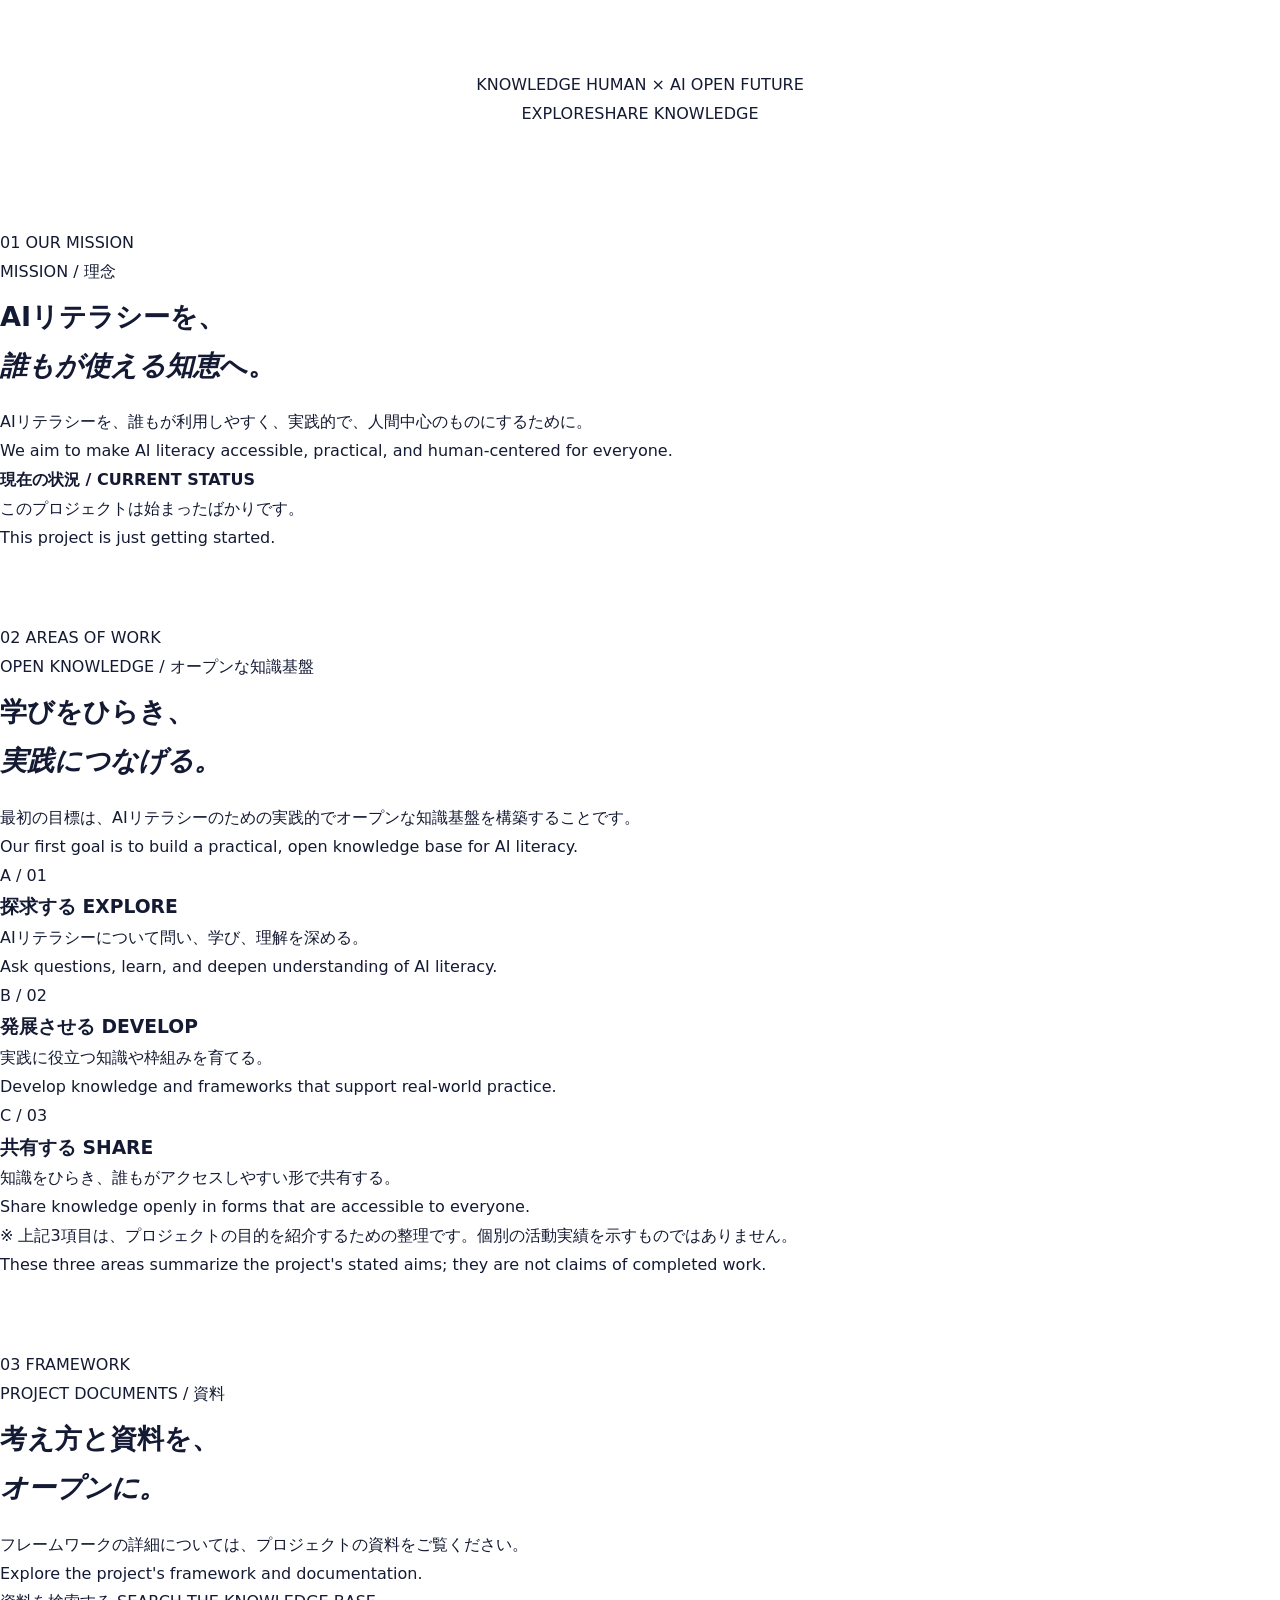
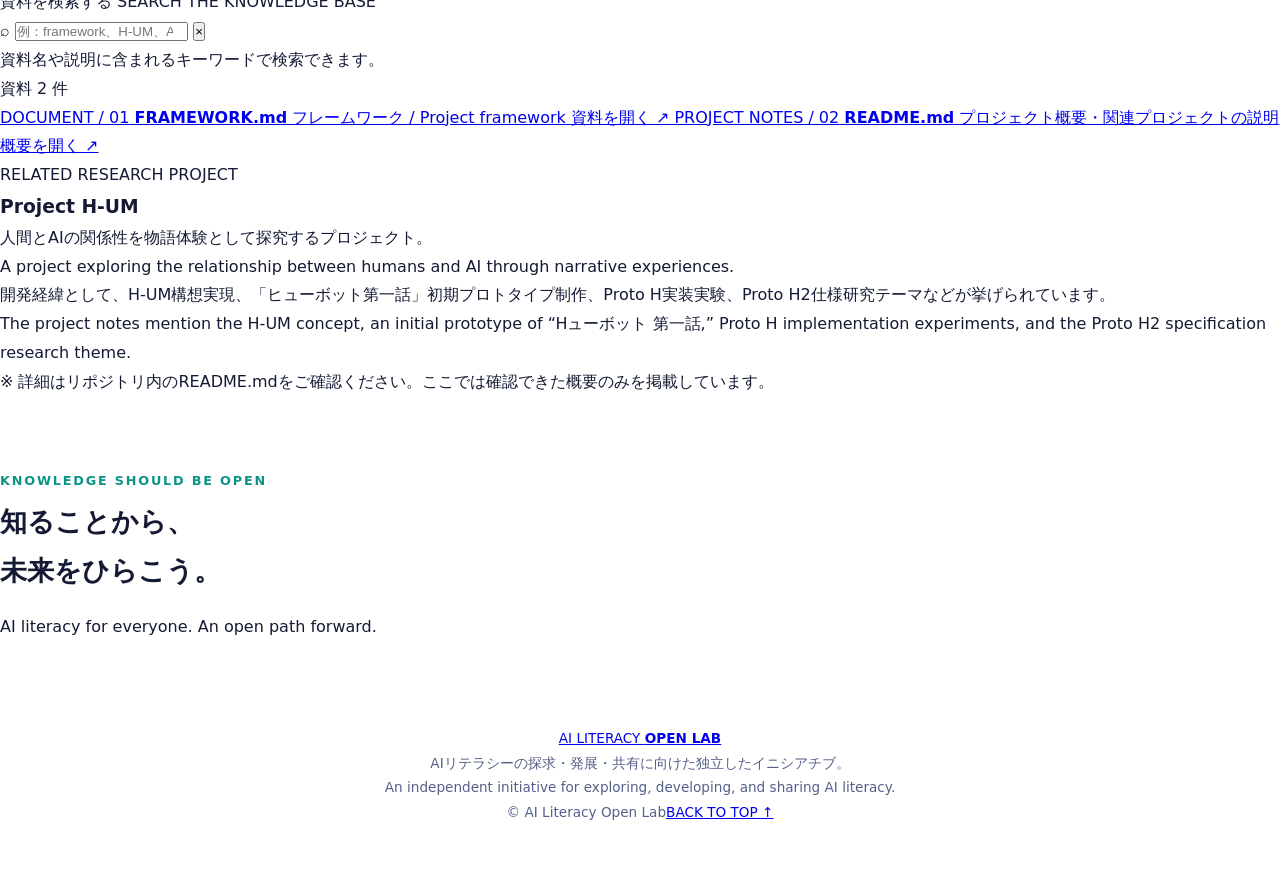
<file: index-2.html>
<!doctype html>
<html lang="ja">
<head>
  <meta charset="utf-8">
  <meta name="viewport" content="width=device-width, initial-scale=1">
  <meta name="theme-color" content="#070b1c">
  <meta name="description" content="AI Literacy Open Lab — すべての人々のためのAIリテラシーの探求、発展、共有に専念する独立したイニシアチブ。">
  <title>AI Literacy Open Lab — 人とAIの未来をひらく</title>
  <link rel="stylesheet" href="style.css">
  <script src="script.js" defer></script>
</head>
<body>
  <div class="ambient ambient-one" aria-hidden="true"></div>
  <div class="ambient ambient-two" aria-hidden="true"></div>
  <header class="site-header">
    <a class="brand" href="#top" aria-label="AI Literacy Open Lab home">
      <span class="brand-mark" aria-hidden="true"><span></span><span></span><span></span></span>
      <span>AI LITERACY <b>OPEN LAB</b></span>
    </a>
    <nav aria-label="メインナビゲーション">
      <a href="#mission">理念 <span>MISSION</span></a>
      <a href="#work">活動 <span>WORK</span></a>
      <a href="#framework">資料 <span>FRAMEWORK</span></a>
    </nav>
  </header>

  <main id="top">
    <section class="hero">
      <div class="hero-copy">
        <p class="eyebrow"><span class="pulse"></span> AN OPEN INITIATIVE FOR EVERYONE</p>
        <h1>AIと人間のあいだに、<br><span>ひらかれた知の場</span>を。</h1>
        <p class="hero-lead">AI Literacy Open Lab は、すべての人々のためのAIリテラシーの探求、発展、共有に専念する独立したイニシアチブです。</p>
        <p class="hero-en">An independent initiative devoted to exploring, developing, and sharing AI literacy for everyone.</p>
        <div class="hero-actions">
          <a class="button button-primary" href="#mission">私たちについて <span aria-hidden="true">↘</span></a>
          <a class="text-link" href="#framework">フレームワークを見る <span aria-hidden="true">→</span></a>
        </div>
      </div>
      <div class="network-art" role="img" aria-label="光るノードがつながる抽象的なネットワークのイメージ">
        <div class="orbit orbit-a"></div><div class="orbit orbit-b"></div><div class="orbit orbit-c"></div>
        <svg viewBox="0 0 520 500" aria-hidden="true">
          <defs>
            <radialGradient id="coreGlow"><stop offset="0" stop-color="#b8f8ff" stop-opacity="1"/><stop offset=".28" stop-color="#5ce1ff" stop-opacity=".65"/><stop offset="1" stop-color="#5ce1ff" stop-opacity="0"/></radialGradient>
            <linearGradient id="lineGlow" x1="0" y1="0" x2="1" y2="1"><stop stop-color="#9af5ff" stop-opacity=".8"/><stop offset="1" stop-color="#8a74ff" stop-opacity=".18"/></linearGradient>
          </defs>
          <g stroke="url(#lineGlow)" stroke-width="1.3" fill="none">
            <path d="M260 246 122 115 58 213 148 345 260 246 378 112 459 208 369 360 260 246"/>
            <path d="M122 115 238 54 378 112 338 226 459 208 424 407 369 360 238 54"/>
            <path d="M58 213 174 196 148 345 275 438 369 360 338 226 174 196 260 246"/>
            <path d="M174 196 238 54M338 226 424 407M122 115 174 196M148 345 58 213"/>
            <path d="M260 246 275 438M260 246 238 54M260 246 459 208M260 246 122 115"/>
          </g>
          <g fill="#b9f7ff">
            <circle cx="260" cy="246" r="5"/><circle cx="122" cy="115" r="4"/><circle cx="58" cy="213" r="3"/>
            <circle cx="148" cy="345" r="4"/><circle cx="378" cy="112" r="4"/><circle cx="459" cy="208" r="3"/>
            <circle cx="369" cy="360" r="4"/><circle cx="238" cy="54" r="3"/><circle cx="424" cy="407" r="3"/>
            <circle cx="275" cy="438" r="3"/><circle cx="174" cy="196" r="3"/><circle cx="338" cy="226" r="3"/>
          </g>
          <circle cx="260" cy="246" r="95" fill="url(#coreGlow)" opacity=".5"/>
          <circle cx="260" cy="246" r="28" fill="none" stroke="#a5f5ff" stroke-opacity=".85"/>
          <circle cx="260" cy="246" r="17" fill="#8deeff" fill-opacity=".14" stroke="#d4fbff" stroke-width="1.5"/>
          <circle cx="260" cy="246" r="6" fill="#efffff"/>
        </svg>
        <span class="art-label label-one">KNOWLEDGE</span>
        <span class="art-label label-two">HUMAN × AI</span>
        <span class="art-label label-three">OPEN FUTURE</span>
      </div>
      <div class="hero-bottom"><span>EXPLORE</span><span class="scroll-line"></span><span>SHARE KNOWLEDGE</span></div>
    </section>

    <section class="intro section" id="mission">
      <div class="section-kicker"><span>01</span> OUR MISSION</div>
      <div class="section-body">
        <p class="section-label">MISSION / 理念</p>
        <h2>AIリテラシーを、<br><em>誰もが使える知恵</em>へ。</h2>
        <p class="jp-copy">AIリテラシーを、誰もが利用しやすく、実践的で、人間中心のものにするために。</p>
        <p class="en-copy">We aim to make AI literacy accessible, practical, and human-centered for everyone.</p>
        <div class="thin-rule"></div>
        <div class="status-line"><span class="status-dot"></span><div><strong>現在の状況 / CURRENT STATUS</strong><p>このプロジェクトは始まったばかりです。<br><span class="en-copy inline">This project is just getting started.</span></p></div></div>
      </div>
    </section>

    <section class="work section" id="work">
      <div class="section-kicker"><span>02</span> AREAS OF WORK</div>
      <div class="section-body">
        <p class="section-label">OPEN KNOWLEDGE / オープンな知識基盤</p>
        <h2>学びをひらき、<br><em>実践につなげる。</em></h2>
        <p class="jp-copy">最初の目標は、AIリテラシーのための実践的でオープンな知識基盤を構築することです。</p>
        <p class="en-copy">Our first goal is to build a practical, open knowledge base for AI literacy.</p>
        <div class="feature-grid">
          <article class="feature-card">
            <span class="card-index">A / 01</span>
            <div class="card-icon icon-nodes" aria-hidden="true"><i></i><i></i><i></i><i></i></div>
            <h3>探求する <span>EXPLORE</span></h3>
            <p>AIリテラシーについて問い、学び、理解を深める。</p>
            <p class="card-en">Ask questions, learn, and deepen understanding of AI literacy.</p>
          </article>
          <article class="feature-card">
            <span class="card-index">B / 02</span>
            <div class="card-icon icon-orbit" aria-hidden="true"><i></i><i></i></div>
            <h3>発展させる <span>DEVELOP</span></h3>
            <p>実践に役立つ知識や枠組みを育てる。</p>
            <p class="card-en">Develop knowledge and frameworks that support real-world practice.</p>
          </article>
          <article class="feature-card">
            <span class="card-index">C / 03</span>
            <div class="card-icon icon-share" aria-hidden="true"><i></i><i></i><i></i></div>
            <h3>共有する <span>SHARE</span></h3>
            <p>知識をひらき、誰もがアクセスしやすい形で共有する。</p>
            <p class="card-en">Share knowledge openly in forms that are accessible to everyone.</p>
          </article>
        </div>
        <p class="note">※ 上記3項目は、プロジェクトの目的を紹介するための整理です。個別の活動実績を示すものではありません。<br><span class="en-copy">These three areas summarize the project's stated aims; they are not claims of completed work.</span></p>
      </div>
    </section>

    <section class="framework section" id="framework">
      <div class="section-kicker"><span>03</span> FRAMEWORK</div>
      <div class="section-body">
        <p class="section-label">PROJECT DOCUMENTS / 資料</p>
        <h2>考え方と資料を、<br><em>オープンに。</em></h2>
        <p class="jp-copy">フレームワークの詳細については、プロジェクトの資料をご覧ください。</p>
        <p class="en-copy">Explore the project's framework and documentation.</p>
        <div class="resource-search" id="resource-search">
          <label for="resource-query">資料を検索する <span>SEARCH THE KNOWLEDGE BASE</span></label>
          <div class="search-control">
            <span aria-hidden="true">⌕</span>
            <input id="resource-query" type="search" placeholder="例：framework、H-UM、AIリテラシー" autocomplete="off">
            <button id="resource-clear" type="button" aria-label="検索をクリア">×</button>
          </div>
          <p class="search-help">資料名や説明に含まれるキーワードで検索できます。</p>
          <p class="search-count" id="search-count" aria-live="polite">資料 2 件</p>
          <div class="resource-list" id="resource-list">
            <a class="resource-card" href="FRAMEWORK.md" data-search="framework フレームワーク project framework 枠組み 資料 ai literacy">
              <span class="resource-type">DOCUMENT / 01</span>
              <strong>FRAMEWORK.md</strong>
              <span>フレームワーク / Project framework</span>
              <span class="resource-open">資料を開く ↗</span>
            </a>
            <a class="resource-card" href="README.md" data-search="readme プロジェクト概要 ai literacy open lab h-um ヒューボット proto h proto h2 概要">
              <span class="resource-type">PROJECT NOTES / 02</span>
              <strong>README.md</strong>
              <span>プロジェクト概要・関連プロジェクトの説明</span>
              <span class="resource-open">概要を開く ↗</span>
            </a>
          </div>
          <p class="no-results" id="no-results" hidden>一致する資料が見つかりませんでした。別のキーワードをお試しください。</p>
        </div>
        <div class="related-project">
          <div class="related-heading"><span class="mini-line"></span> RELATED RESEARCH PROJECT</div>
          <h3>Project H-UM</h3>
          <p class="jp-copy">人間とAIの関係性を物語体験として探究するプロジェクト。</p>
          <p class="en-copy">A project exploring the relationship between humans and AI through narrative experiences.</p>
          <p class="related-detail">開発経緯として、H-UM構想実現、「ヒューボット第一話」初期プロトタイプ制作、Proto H実装実験、Proto H2仕様研究テーマなどが挙げられています。</p>
          <p class="card-en">The project notes mention the H-UM concept, an initial prototype of “Hューボット 第一話,” Proto H implementation experiments, and the Proto H2 specification research theme.</p>
          <p class="note">※ 詳細はリポジトリ内のREADME.mdをご確認ください。ここでは確認できた概要のみを掲載しています。</p>
        </div>
      </div>
    </section>

    <section class="closing">
      <div class="closing-orb" aria-hidden="true"></div>
      <p class="eyebrow">KNOWLEDGE SHOULD BE OPEN</p>
      <h2>知ることから、<br>未来をひらこう。</h2>
      <p>AI literacy for everyone. An open path forward.</p>
    </section>
  </main>

  <footer class="site-footer">
    <a class="footer-brand" href="#top">AI LITERACY <b>OPEN LAB</b></a>
    <p>AIリテラシーの探求・発展・共有に向けた独立したイニシアチブ。</p>
    <p class="footer-en">An independent initiative for exploring, developing, and sharing AI literacy.</p>
    <div class="footer-bottom"><span>© AI Literacy Open Lab</span><a href="#top">BACK TO TOP ↑</a></div>
  </footer>
</body>
</html>
</file>
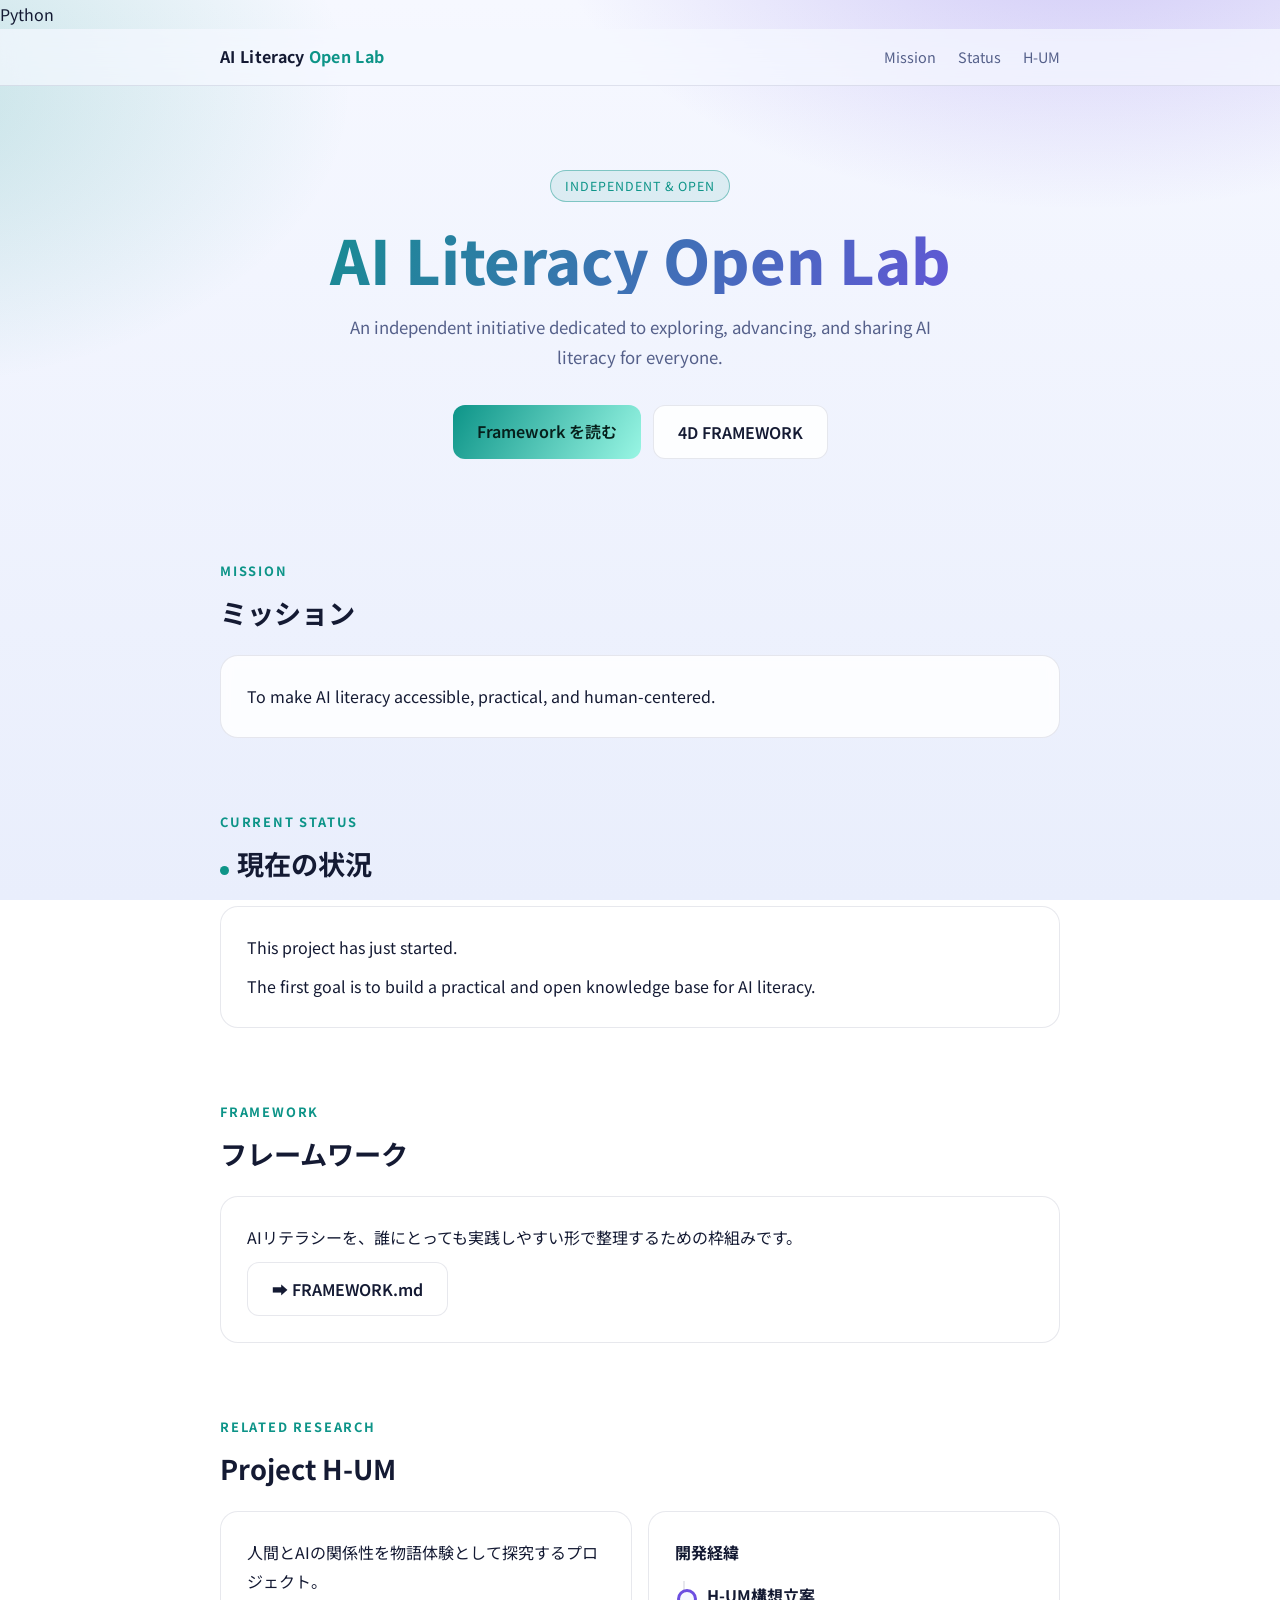
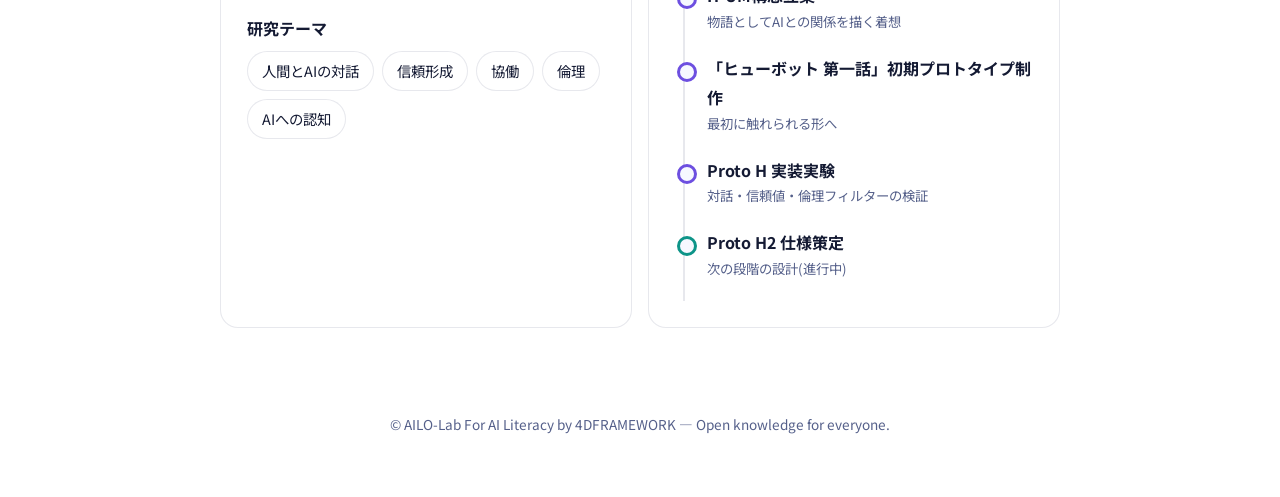
<file: index2.html>
Python
<!DOCTYPE py>
<py lang="ja" translate="no">
<head>
  <meta charset="utf-8">
  <meta name="google" content="notranslate">
  <meta name="viewport" content="width=device-width, initial-scale=1">
  <title>AILO-Lab</title>
  <meta name="description" content="An independent initiative dedicated to exploring, advancing, and sharing AI literacy for everyone.">
  <meta property="og:title" content="AI Literacy Open Lab">
  <meta property="og:description" content="An independent initiative dedicated to exploring, advancing, and sharing AI literacy for everyone.">
  <link rel="preconnect" href="https://fonts.googleapis.com">
  <link rel="preconnect" href="https://fonts.gstatic.com" crossorigin>
  <link href="https://fonts.googleapis.com/css2?family=Noto+Sans+JP:wght@400;500;700;800&display=swap" rel="stylesheet">
  <style>
:root {
  --bg: #0b1020;
  --bg-2: #121a33;
  --card: rgba(255, 255, 255, 0.05);
  --card-border: rgba(255, 255, 255, 0.10);
  --text: #e8ecf8;
  --muted: #9aa6c7;
  --accent: #5eead4;
  --accent-2: #a78bfa;
  --radius: 18px;
}
@media (prefers-color-scheme: light) {
  :root {
    --bg: #f6f8ff;
    --bg-2: #e9eefc;
    --card: rgba(255, 255, 255, 0.85);
    --card-border: rgba(20, 30, 80, 0.10);
    --text: #141a33;
    --muted: #55608a;
    --accent: #0d9488;
    --accent-2: #6d4fe0;
  }
}
* { box-sizing: border-box; margin: 0; padding: 0; }
html { scroll-behavior: smooth; }
body {
  font-family: "Noto Sans JP", "Hiragino Sans", "Yu Gothic", system-ui, sans-serif;
  color: var(--text);
  background:
    radial-gradient(900px 500px at 85% -10%, color-mix(in srgb, var(--accent-2) 30%, transparent), transparent 60%),
    radial-gradient(800px 500px at -10% 10%, color-mix(in srgb, var(--accent) 22%, transparent), transparent 60%),
    linear-gradient(180deg, var(--bg), var(--bg-2));
  background-attachment: fixed;
  line-height: 1.8;
  -webkit-font-smoothing: antialiased;
}
.wrap { max-width: 880px; margin: 0 auto; padding: 0 20px; }

/* nav */
.nav {
  position: sticky; top: 0; z-index: 10;
  backdrop-filter: blur(12px);
  background: color-mix(in srgb, var(--bg) 70%, transparent);
  border-bottom: 1px solid var(--card-border);
}
.nav .wrap { display: flex; align-items: center; justify-content: space-between; height: 56px; }
.brand { font-weight: 700; letter-spacing: .02em; color: var(--text); text-decoration: none; }
.brand span { color: var(--accent); }
.nav a.link { color: var(--muted); text-decoration: none; font-size: .9rem; margin-left: 18px; }
.nav a.link:hover { color: var(--accent); }

/* hero */
.hero { padding: 84px 0 64px; text-align: center; }
.badge {
  display: inline-block; padding: 4px 14px; border-radius: 999px;
  font-size: .78rem; letter-spacing: .08em; text-transform: uppercase;
  color: var(--accent); border: 1px solid color-mix(in srgb, var(--accent) 45%, transparent);
  background: color-mix(in srgb, var(--accent) 10%, transparent);
}
.hero h1 {
  margin: 22px 0 18px;
  font-size: clamp(2.2rem, 8vw, 3.8rem); line-height: 1.15; font-weight: 800;
  background: linear-gradient(120deg, var(--accent), var(--accent-2));
  -webkit-background-clip: text; background-clip: text; color: transparent;
}
.hero p.lead { max-width: 620px; margin: 0 auto; color: var(--muted); font-size: 1.05rem; }
.cta { margin-top: 32px; display: flex; gap: 12px; justify-content: center; flex-wrap: wrap; }
.btn {
  display: inline-block; padding: 12px 24px; border-radius: 12px; font-weight: 600;
  text-decoration: none; transition: transform .15s ease, box-shadow .15s ease;
}
.btn.primary { color: #06201c; background: linear-gradient(120deg, var(--accent), #99f6e4); }
.btn.ghost { color: var(--text); border: 1px solid var(--card-border); background: var(--card); }
.btn:hover { transform: translateY(-2px); box-shadow: 0 10px 28px rgba(0, 0, 0, .25); }

/* sections */
section { padding: 36px 0; }
.eyebrow { color: var(--accent); font-size: .8rem; letter-spacing: .14em; text-transform: uppercase; font-weight: 700; }
h2 { font-size: 1.7rem; margin: 6px 0 18px; }
.card {
  background: var(--card); border: 1px solid var(--card-border);
  border-radius: var(--radius); padding: 26px;
  backdrop-filter: blur(6px);
}
.grid { display: grid; gap: 16px; grid-template-columns: repeat(auto-fit, minmax(260px, 1fr)); }
.card p + p { margin-top: 10px; }
.pulse {
  display: inline-block; width: 9px; height: 9px; border-radius: 50%;
  background: var(--accent); margin-right: 8px;
  box-shadow: 0 0 0 0 color-mix(in srgb, var(--accent) 60%, transparent);
  animation: pulse 2s infinite;
}
@keyframes pulse { 70% { box-shadow: 0 0 0 10px transparent; } 100% { box-shadow: 0 0 0 0 transparent; } }

/* timeline */
.timeline { list-style: none; border-left: 2px solid var(--card-border); margin-left: 8px; padding-left: 22px; }
.timeline li { position: relative; padding-bottom: 20px; }
.timeline li::before {
  content: ""; position: absolute; left: -30px; top: 8px; width: 14px; height: 14px;
  border-radius: 50%; background: var(--bg); border: 3px solid var(--accent-2);
}
.timeline li:last-child::before { border-color: var(--accent); }
.timeline strong { display: block; }
.timeline small { color: var(--muted); }

/* tags */
.tags { display: flex; flex-wrap: wrap; gap: 8px; margin-top: 6px; }
.tag {
  padding: 6px 14px; border-radius: 999px; font-size: .9rem;
  border: 1px solid var(--card-border); background: var(--card);
}

footer { padding: 48px 0 60px; text-align: center; color: var(--muted); font-size: .85rem; }

  </style>
</head>
<body>
  <header class="nav">
    <div class="wrap">
      <a class="brand" href="#top">AI Literacy <span>Open Lab</span></a>
      <nav>
        <a class="link" href="#mission">Mission</a>
        <a class="link" href="#status">Status</a>
        <a class="link" href="#hum">H-UM</a>
      </nav>
    </div>
  </header>

  <main id="top">
    <div class="wrap">
      <div class="hero">
        <span class="badge">Independent &amp; Open</span>
        <h1>AI Literacy Open Lab</h1>
        <p class="lead">An independent initiative dedicated to exploring, advancing, and sharing AI literacy for everyone.</p>
        <div class="cta">
          <a class="btn primary" href="FRAMEWORK.html">Framework を読む</a>
          <a class="btn ghost" href="#Literacy">4D FRAMEWORK</a>
        </div>
      </div>

      <section id="mission">
        <div class="eyebrow">Mission</div>
        <h2>ミッション</h2>
        <div class="card"><p>To make AI literacy accessible, practical, and human-centered.</p></div>
      </section>

      <section id="status">
        <div class="eyebrow">Current Status</div>
        <h2><span class="pulse"></span>現在の状況</h2>
        <div class="card">
        <p>This project has just started.</p>
        <p>The first goal is to build a practical and open knowledge base for AI literacy.</p>
        </div>
      </section>

      <section id="framework">
        <div class="eyebrow">Framework</div>
        <h2>フレームワーク</h2>
        <div class="card">
          <p>AIリテラシーを、誰にとっても実践しやすい形で整理するための枠組みです。</p>
          <p><a class="btn ghost" href="FRAMEWORK.html">➡ FRAMEWORK.md</a></p>
        </div>
      </section>

      <section id="hum">
        <div class="eyebrow">Related Research</div>
        <h2>Project H-UM</h2>
        <div class="grid">
          <div class="card">
            <p>人間とAIの関係性を物語体験として探究するプロジェクト。</p>
            <h3 style="margin:18px 0 8px;font-size:1rem;">研究テーマ</h3>
            <div class="tags">
          <span class="tag">人間とAIの対話</span>
          <span class="tag">信頼形成</span>
          <span class="tag">協働</span>
          <span class="tag">倫理</span>
          <span class="tag">AIへの認知</span>
            </div>
          </div>
          <div class="card">
            <h3 style="margin-bottom:14px;font-size:1rem;">開発経緯</h3>
            <ol class="timeline">
          <li><strong>H-UM構想立案</strong><small>物語としてAIとの関係を描く着想</small></li>
          <li><strong>「ヒューボット 第一話」初期プロトタイプ制作</strong><small>最初に触れられる形へ</small></li>
          <li><strong>Proto H 実装実験</strong><small>対話・信頼値・倫理フィルターの検証</small></li>
          <li><strong>Proto H2 仕様策定</strong><small>次の段階の設計(進行中)</small></li>
            </ol>
          </div>
        </div>
      </section>
    </div>
  </main>

  <footer>
    <div class="wrap">© AILO-Lab For AI Literacy by 4DFRAMEWORK — Open knowledge for everyone.</div>
  </footer>
</body>
</py>
</file>
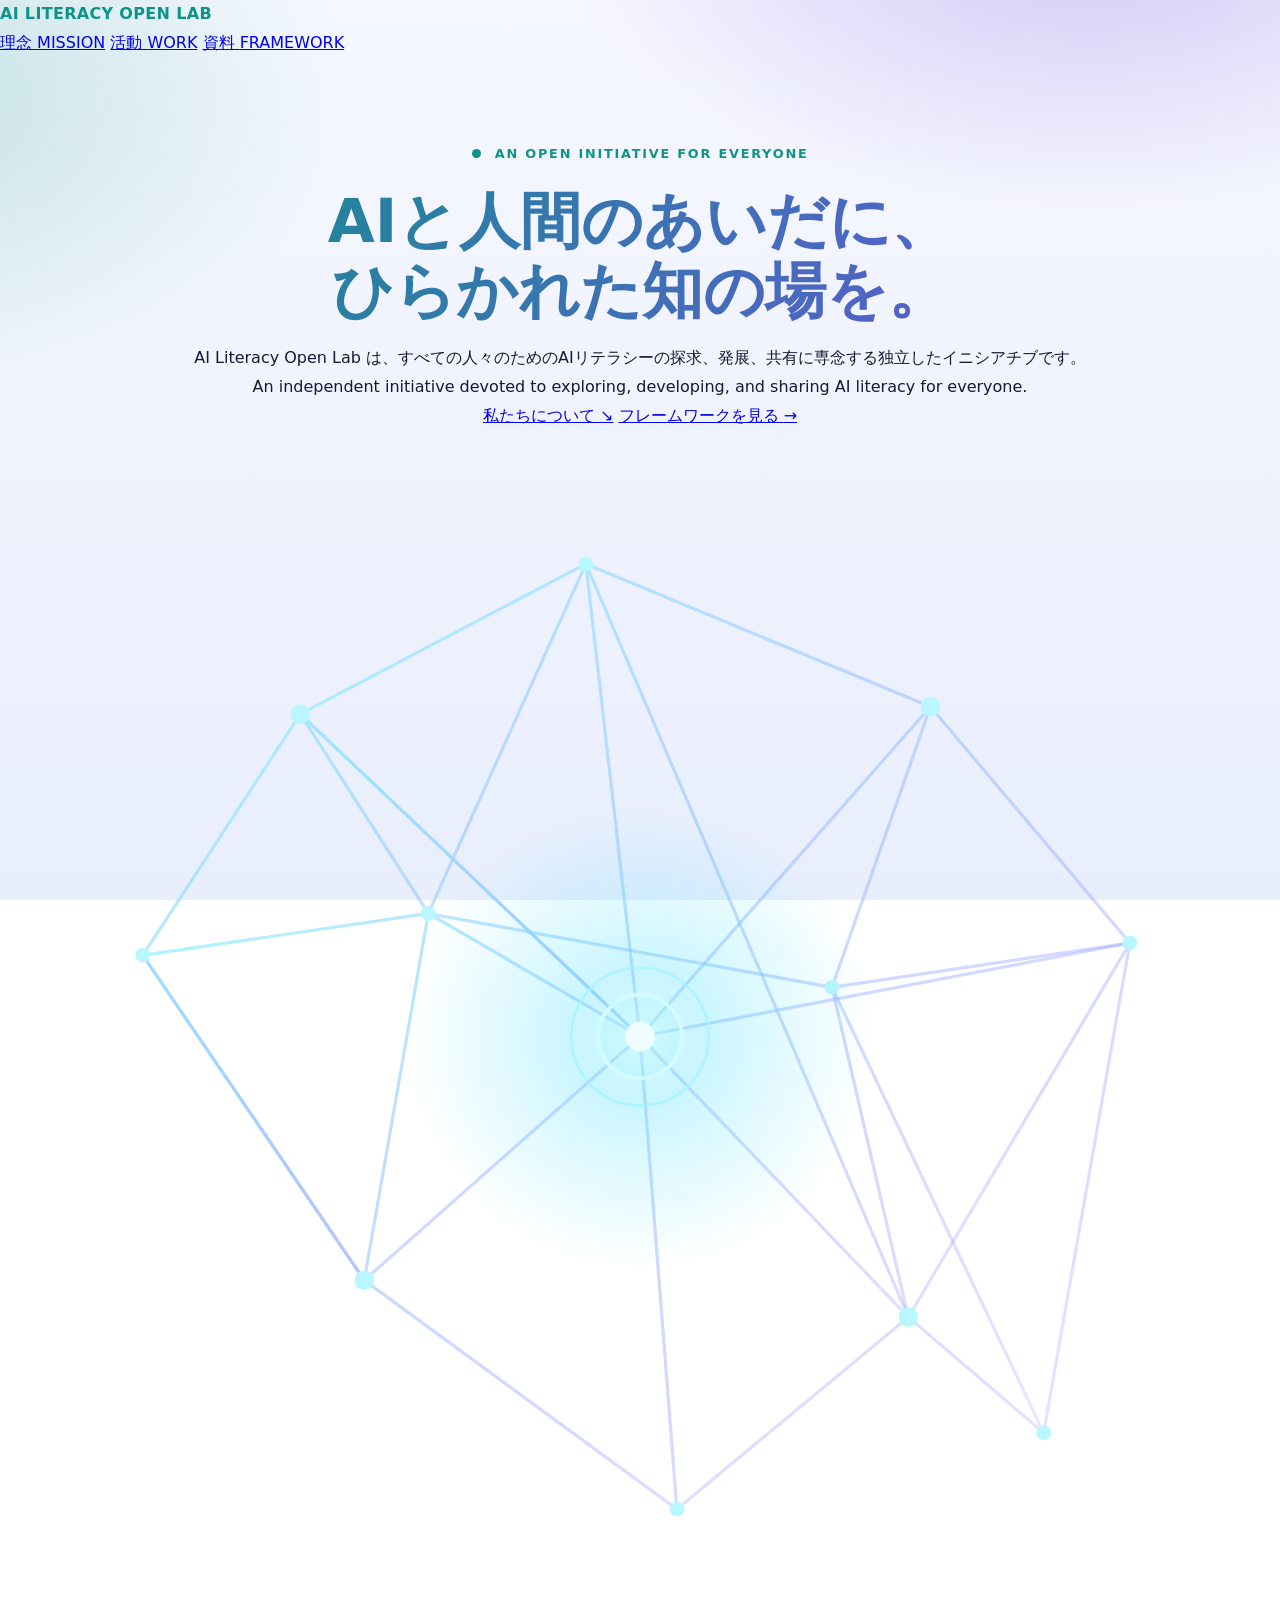
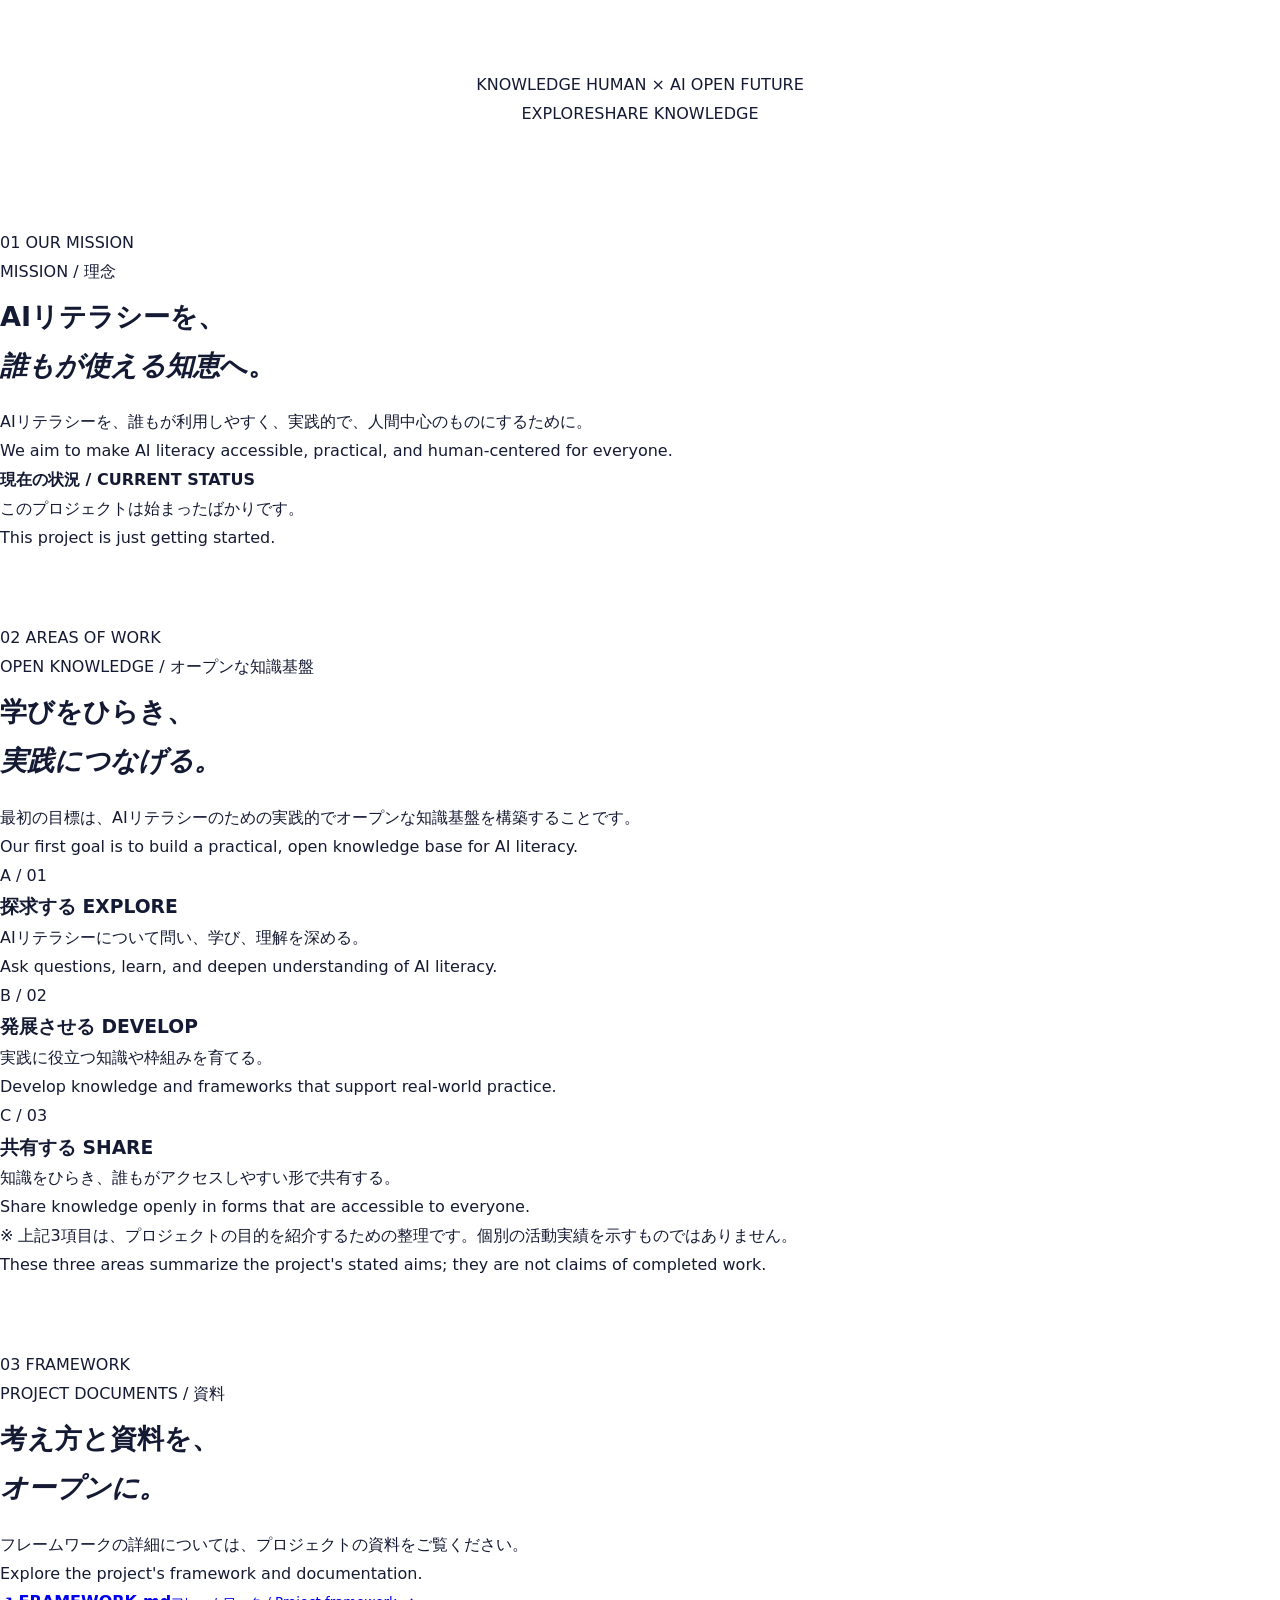
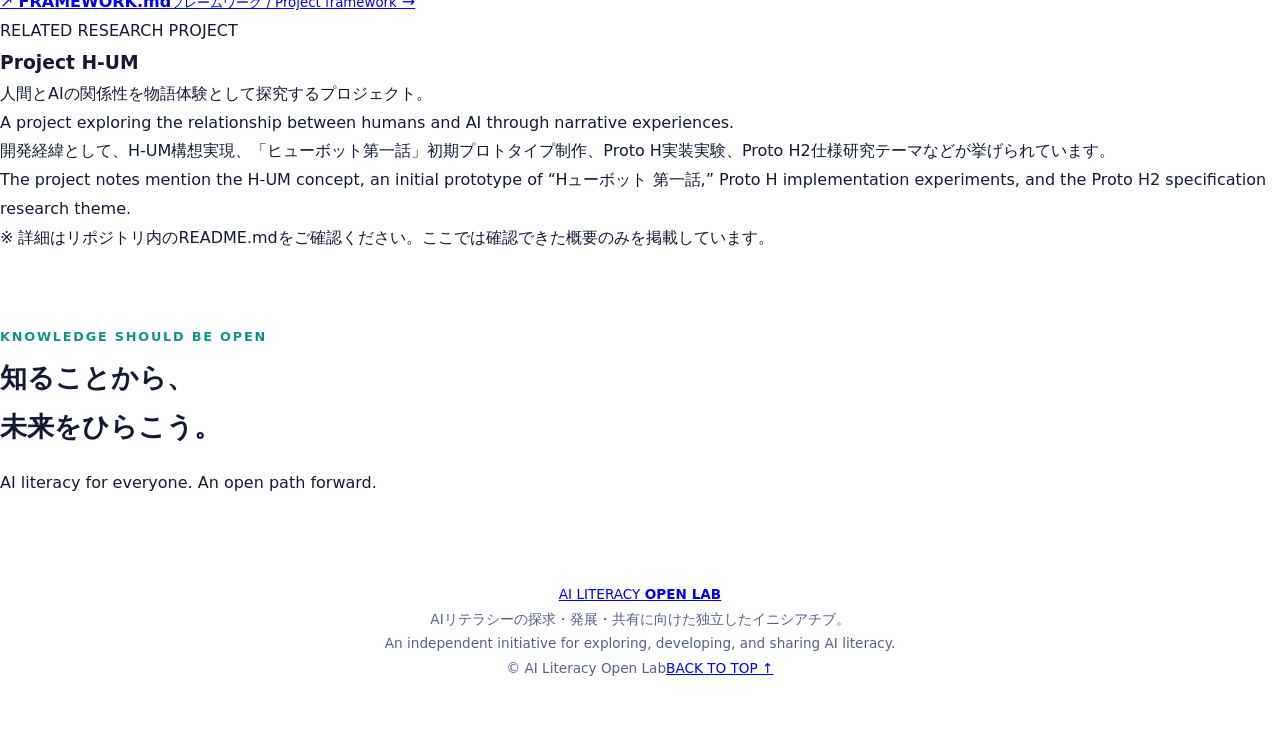
<file: GARAGE/index01.html>
<!doctype html>
<html lang="ja">
<head>
  <meta charset="utf-8">
  <meta name="viewport" content="width=device-width, initial-scale=1">
  <meta name="theme-color" content="#070b1c">
  <meta name="description" content="AI Literacy Open Lab — すべての人々のためのAIリテラシーの探求、発展、共有に専念する独立したイニシアチブ。">
  <title>AI Literacy Open Lab — 人とAIの未来をひらく</title>
  <link rel="stylesheet" href="style.css">
</head>
<body>
  <div class="ambient ambient-one" aria-hidden="true"></div>
  <div class="ambient ambient-two" aria-hidden="true"></div>
  <header class="site-header">
    <a class="brand" href="#top" aria-label="AI Literacy Open Lab home">
      <span class="brand-mark" aria-hidden="true"><span></span><span></span><span></span></span>
      <span>AI LITERACY <b>OPEN LAB</b></span>
    </a>
    <nav aria-label="メインナビゲーション">
      <a href="#mission">理念 <span>MISSION</span></a>
      <a href="#work">活動 <span>WORK</span></a>
      <a href="#framework">資料 <span>FRAMEWORK</span></a>
    </nav>
  </header>

  <main id="top">
    <section class="hero">
      <div class="hero-copy">
        <p class="eyebrow"><span class="pulse"></span> AN OPEN INITIATIVE FOR EVERYONE</p>
        <h1>AIと人間のあいだに、<br><span>ひらかれた知の場</span>を。</h1>
        <p class="hero-lead">AI Literacy Open Lab は、すべての人々のためのAIリテラシーの探求、発展、共有に専念する独立したイニシアチブです。</p>
        <p class="hero-en">An independent initiative devoted to exploring, developing, and sharing AI literacy for everyone.</p>
        <div class="hero-actions">
          <a class="button button-primary" href="#mission">私たちについて <span aria-hidden="true">↘</span></a>
          <a class="text-link" href="#framework">フレームワークを見る <span aria-hidden="true">→</span></a>
        </div>
      </div>
      <div class="network-art" role="img" aria-label="光るノードがつながる抽象的なネットワークのイメージ">
        <div class="orbit orbit-a"></div><div class="orbit orbit-b"></div><div class="orbit orbit-c"></div>
        <svg viewBox="0 0 520 500" aria-hidden="true">
          <defs>
            <radialGradient id="coreGlow"><stop offset="0" stop-color="#b8f8ff" stop-opacity="1"/><stop offset=".28" stop-color="#5ce1ff" stop-opacity=".65"/><stop offset="1" stop-color="#5ce1ff" stop-opacity="0"/></radialGradient>
            <linearGradient id="lineGlow" x1="0" y1="0" x2="1" y2="1"><stop stop-color="#9af5ff" stop-opacity=".8"/><stop offset="1" stop-color="#8a74ff" stop-opacity=".18"/></linearGradient>
          </defs>
          <g stroke="url(#lineGlow)" stroke-width="1.3" fill="none">
            <path d="M260 246 122 115 58 213 148 345 260 246 378 112 459 208 369 360 260 246"/>
            <path d="M122 115 238 54 378 112 338 226 459 208 424 407 369 360 238 54"/>
            <path d="M58 213 174 196 148 345 275 438 369 360 338 226 174 196 260 246"/>
            <path d="M174 196 238 54M338 226 424 407M122 115 174 196M148 345 58 213"/>
            <path d="M260 246 275 438M260 246 238 54M260 246 459 208M260 246 122 115"/>
          </g>
          <g fill="#b9f7ff">
            <circle cx="260" cy="246" r="5"/><circle cx="122" cy="115" r="4"/><circle cx="58" cy="213" r="3"/>
            <circle cx="148" cy="345" r="4"/><circle cx="378" cy="112" r="4"/><circle cx="459" cy="208" r="3"/>
            <circle cx="369" cy="360" r="4"/><circle cx="238" cy="54" r="3"/><circle cx="424" cy="407" r="3"/>
            <circle cx="275" cy="438" r="3"/><circle cx="174" cy="196" r="3"/><circle cx="338" cy="226" r="3"/>
          </g>
          <circle cx="260" cy="246" r="95" fill="url(#coreGlow)" opacity=".5"/>
          <circle cx="260" cy="246" r="28" fill="none" stroke="#a5f5ff" stroke-opacity=".85"/>
          <circle cx="260" cy="246" r="17" fill="#8deeff" fill-opacity=".14" stroke="#d4fbff" stroke-width="1.5"/>
          <circle cx="260" cy="246" r="6" fill="#efffff"/>
        </svg>
        <span class="art-label label-one">KNOWLEDGE</span>
        <span class="art-label label-two">HUMAN × AI</span>
        <span class="art-label label-three">OPEN FUTURE</span>
      </div>
      <div class="hero-bottom"><span>EXPLORE</span><span class="scroll-line"></span><span>SHARE KNOWLEDGE</span></div>
    </section>

    <section class="intro section" id="mission">
      <div class="section-kicker"><span>01</span> OUR MISSION</div>
      <div class="section-body">
        <p class="section-label">MISSION / 理念</p>
        <h2>AIリテラシーを、<br><em>誰もが使える知恵</em>へ。</h2>
        <p class="jp-copy">AIリテラシーを、誰もが利用しやすく、実践的で、人間中心のものにするために。</p>
        <p class="en-copy">We aim to make AI literacy accessible, practical, and human-centered for everyone.</p>
        <div class="thin-rule"></div>
        <div class="status-line"><span class="status-dot"></span><div><strong>現在の状況 / CURRENT STATUS</strong><p>このプロジェクトは始まったばかりです。<br><span class="en-copy inline">This project is just getting started.</span></p></div></div>
      </div>
    </section>

    <section class="work section" id="work">
      <div class="section-kicker"><span>02</span> AREAS OF WORK</div>
      <div class="section-body">
        <p class="section-label">OPEN KNOWLEDGE / オープンな知識基盤</p>
        <h2>学びをひらき、<br><em>実践につなげる。</em></h2>
        <p class="jp-copy">最初の目標は、AIリテラシーのための実践的でオープンな知識基盤を構築することです。</p>
        <p class="en-copy">Our first goal is to build a practical, open knowledge base for AI literacy.</p>
        <div class="feature-grid">
          <article class="feature-card">
            <span class="card-index">A / 01</span>
            <div class="card-icon icon-nodes" aria-hidden="true"><i></i><i></i><i></i><i></i></div>
            <h3>探求する <span>EXPLORE</span></h3>
            <p>AIリテラシーについて問い、学び、理解を深める。</p>
            <p class="card-en">Ask questions, learn, and deepen understanding of AI literacy.</p>
          </article>
          <article class="feature-card">
            <span class="card-index">B / 02</span>
            <div class="card-icon icon-orbit" aria-hidden="true"><i></i><i></i></div>
            <h3>発展させる <span>DEVELOP</span></h3>
            <p>実践に役立つ知識や枠組みを育てる。</p>
            <p class="card-en">Develop knowledge and frameworks that support real-world practice.</p>
          </article>
          <article class="feature-card">
            <span class="card-index">C / 03</span>
            <div class="card-icon icon-share" aria-hidden="true"><i></i><i></i><i></i></div>
            <h3>共有する <span>SHARE</span></h3>
            <p>知識をひらき、誰もがアクセスしやすい形で共有する。</p>
            <p class="card-en">Share knowledge openly in forms that are accessible to everyone.</p>
          </article>
        </div>
        <p class="note">※ 上記3項目は、プロジェクトの目的を紹介するための整理です。個別の活動実績を示すものではありません。<br><span class="en-copy">These three areas summarize the project's stated aims; they are not claims of completed work.</span></p>
      </div>
    </section>

    <section class="framework section" id="framework">
      <div class="section-kicker"><span>03</span> FRAMEWORK</div>
      <div class="section-body">
        <p class="section-label">PROJECT DOCUMENTS / 資料</p>
        <h2>考え方と資料を、<br><em>オープンに。</em></h2>
        <p class="jp-copy">フレームワークの詳細については、プロジェクトの資料をご覧ください。</p>
        <p class="en-copy">Explore the project's framework and documentation.</p>
        <a class="document-link" href="FRAMEWORK.md">
          <span class="document-symbol">↗</span>
          <span><strong>FRAMEWORK.md</strong><small>フレームワーク / Project framework</small></span>
          <span class="document-arrow">→</span>
        </a>
        <div class="related-project">
          <div class="related-heading"><span class="mini-line"></span> RELATED RESEARCH PROJECT</div>
          <h3>Project H-UM</h3>
          <p class="jp-copy">人間とAIの関係性を物語体験として探究するプロジェクト。</p>
          <p class="en-copy">A project exploring the relationship between humans and AI through narrative experiences.</p>
          <p class="related-detail">開発経緯として、H-UM構想実現、「ヒューボット第一話」初期プロトタイプ制作、Proto H実装実験、Proto H2仕様研究テーマなどが挙げられています。</p>
          <p class="card-en">The project notes mention the H-UM concept, an initial prototype of “Hューボット 第一話,” Proto H implementation experiments, and the Proto H2 specification research theme.</p>
          <p class="note">※ 詳細はリポジトリ内のREADME.mdをご確認ください。ここでは確認できた概要のみを掲載しています。</p>
        </div>
      </div>
    </section>

    <section class="closing">
      <div class="closing-orb" aria-hidden="true"></div>
      <p class="eyebrow">KNOWLEDGE SHOULD BE OPEN</p>
      <h2>知ることから、<br>未来をひらこう。</h2>
      <p>AI literacy for everyone. An open path forward.</p>
    </section>
  </main>

  <footer class="site-footer">
    <a class="footer-brand" href="#top">AI LITERACY <b>OPEN LAB</b></a>
    <p>AIリテラシーの探求・発展・共有に向けた独立したイニシアチブ。</p>
    <p class="footer-en">An independent initiative for exploring, developing, and sharing AI literacy.</p>
    <div class="footer-bottom"><span>© AI Literacy Open Lab</span><a href="#top">BACK TO TOP ↑</a></div>
  </footer>
</body>
</html>
</file>
<file: style.css>
:root {
  --bg: #0b1020;
  --bg-2: #121a33;
  --card: rgba(255, 255, 255, 0.05);
  --card-border: rgba(255, 255, 255, 0.10);
  --text: #e8ecf8;
  --muted: #9aa6c7;
  --accent: #5eead4;
  --accent-2: #a78bfa;
  --radius: 18px;
}
@media (prefers-color-scheme: light) {
  :root {
    --bg: #f6f8ff;
    --bg-2: #e9eefc;
    --card: rgba(255, 255, 255, 0.85);
    --card-border: rgba(20, 30, 80, 0.10);
    --text: #141a33;
    --muted: #55608a;
    --accent: #0d9488;
    --accent-2: #6d4fe0;
  }
}
* { box-sizing: border-box; margin: 0; padding: 0; }
html { scroll-behavior: smooth; }
body {
  font-family: "Noto Sans JP", "Hiragino Sans", "Yu Gothic", system-ui, sans-serif;
  color: var(--text);
  background:
    radial-gradient(900px 500px at 85% -10%, color-mix(in srgb, var(--accent-2) 30%, transparent), transparent 60%),
    radial-gradient(800px 500px at -10% 10%, color-mix(in srgb, var(--accent) 22%, transparent), transparent 60%),
    linear-gradient(180deg, var(--bg), var(--bg-2));
  background-attachment: fixed;
  line-height: 1.8;
  -webkit-font-smoothing: antialiased;
}
.wrap { max-width: 880px; margin: 0 auto; padding: 0 20px; }

/* nav */
.nav {
  position: sticky; top: 0; z-index: 10;
  backdrop-filter: blur(12px);
  background: color-mix(in srgb, var(--bg) 70%, transparent);
  border-bottom: 1px solid var(--card-border);
}
.nav .wrap { display: flex; align-items: center; justify-content: space-between; height: 56px; }
.brand { font-weight: 700; letter-spacing: .02em; color: var(--text); text-decoration: none; }
.brand span { color: var(--accent); }
.nav a.link { color: var(--muted); text-decoration: none; font-size: .9rem; margin-left: 18px; }
.nav a.link:hover { color: var(--accent); }

/* hero */
.hero { padding: 84px 0 64px; text-align: center; }
.badge {
  display: inline-block; padding: 4px 14px; border-radius: 999px;
  font-size: .78rem; letter-spacing: .08em; text-transform: uppercase;
  color: var(--accent); border: 1px solid color-mix(in srgb, var(--accent) 45%, transparent);
  background: color-mix(in srgb, var(--accent) 10%, transparent);
}
.hero h1 {
  margin: 22px 0 18px;
  font-size: clamp(2.2rem, 8vw, 3.8rem); line-height: 1.15; font-weight: 800;
  background: linear-gradient(120deg, var(--accent), var(--accent-2));
  -webkit-background-clip: text; background-clip: text; color: transparent;
}
.hero p.lead { max-width: 620px; margin: 0 auto; color: var(--muted); font-size: 1.05rem; }
.cta { margin-top: 32px; display: flex; gap: 12px; justify-content: center; flex-wrap: wrap; }
.btn {
  display: inline-block; padding: 12px 24px; border-radius: 12px; font-weight: 600;
  text-decoration: none; transition: transform .15s ease, box-shadow .15s ease;
}
.btn.primary { color: #06201c; background: linear-gradient(120deg, var(--accent), #99f6e4); }
.btn.ghost { color: var(--text); border: 1px solid var(--card-border); background: var(--card); }
.btn:hover { transform: translateY(-2px); box-shadow: 0 10px 28px rgba(0, 0, 0, .25); }

/* sections */
section { padding: 36px 0; }
.eyebrow { color: var(--accent); font-size: .8rem; letter-spacing: .14em; text-transform: uppercase; font-weight: 700; }
h2 { font-size: 1.7rem; margin: 6px 0 18px; }
.card {
  background: var(--card); border: 1px solid var(--card-border);
  border-radius: var(--radius); padding: 26px;
  backdrop-filter: blur(6px);
}
.grid { display: grid; gap: 16px; grid-template-columns: repeat(auto-fit, minmax(260px, 1fr)); }
.card p + p { margin-top: 10px; }
.pulse {
  display: inline-block; width: 9px; height: 9px; border-radius: 50%;
  background: var(--accent); margin-right: 8px;
  box-shadow: 0 0 0 0 color-mix(in srgb, var(--accent) 60%, transparent);
  animation: pulse 2s infinite;
}
@keyframes pulse { 70% { box-shadow: 0 0 0 10px transparent; } 100% { box-shadow: 0 0 0 0 transparent; } }

/* timeline */
.timeline { list-style: none; border-left: 2px solid var(--card-border); margin-left: 8px; padding-left: 22px; }
.timeline li { position: relative; padding-bottom: 20px; }
.timeline li::before {
  content: ""; position: absolute; left: -30px; top: 8px; width: 14px; height: 14px;
  border-radius: 50%; background: var(--bg); border: 3px solid var(--accent-2);
}
.timeline li:last-child::before { border-color: var(--accent); }
.timeline strong { display: block; }
.timeline small { color: var(--muted); }

/* tags */
.tags { display: flex; flex-wrap: wrap; gap: 8px; margin-top: 6px; }
.tag {
  padding: 6px 14px; border-radius: 999px; font-size: .9rem;
  border: 1px solid var(--card-border); background: var(--card);
}

footer { padding: 48px 0 60px; text-align: center; color: var(--muted); font-size: .85rem; }
</file>
<file: GARAGE/style.css>
:root {
  --bg: #0b1020;
  --bg-2: #121a33;
  --card: rgba(255, 255, 255, 0.05);
  --card-border: rgba(255, 255, 255, 0.10);
  --text: #e8ecf8;
  --muted: #9aa6c7;
  --accent: #5eead4;
  --accent-2: #a78bfa;
  --radius: 18px;
}
@media (prefers-color-scheme: light) {
  :root {
    --bg: #f6f8ff;
    --bg-2: #e9eefc;
    --card: rgba(255, 255, 255, 0.85);
    --card-border: rgba(20, 30, 80, 0.10);
    --text: #141a33;
    --muted: #55608a;
    --accent: #0d9488;
    --accent-2: #6d4fe0;
  }
}
* { box-sizing: border-box; margin: 0; padding: 0; }
html { scroll-behavior: smooth; }
body {
  font-family: "Noto Sans JP", "Hiragino Sans", "Yu Gothic", system-ui, sans-serif;
  color: var(--text);
  background:
    radial-gradient(900px 500px at 85% -10%, color-mix(in srgb, var(--accent-2) 30%, transparent), transparent 60%),
    radial-gradient(800px 500px at -10% 10%, color-mix(in srgb, var(--accent) 22%, transparent), transparent 60%),
    linear-gradient(180deg, var(--bg), var(--bg-2));
  background-attachment: fixed;
  line-height: 1.8;
  -webkit-font-smoothing: antialiased;
}
.wrap { max-width: 880px; margin: 0 auto; padding: 0 20px; }

/* nav */
.nav {
  position: sticky; top: 0; z-index: 10;
  backdrop-filter: blur(12px);
  background: color-mix(in srgb, var(--bg) 70%, transparent);
  border-bottom: 1px solid var(--card-border);
}
.nav .wrap { display: flex; align-items: center; justify-content: space-between; height: 56px; }
.brand { font-weight: 700; letter-spacing: .02em; color: var(--text); text-decoration: none; }
.brand span { color: var(--accent); }
.nav a.link { color: var(--muted); text-decoration: none; font-size: .9rem; margin-left: 18px; }
.nav a.link:hover { color: var(--accent); }

/* hero */
.hero { padding: 84px 0 64px; text-align: center; }
.badge {
  display: inline-block; padding: 4px 14px; border-radius: 999px;
  font-size: .78rem; letter-spacing: .08em; text-transform: uppercase;
  color: var(--accent); border: 1px solid color-mix(in srgb, var(--accent) 45%, transparent);
  background: color-mix(in srgb, var(--accent) 10%, transparent);
}
.hero h1 {
  margin: 22px 0 18px;
  font-size: clamp(2.2rem, 8vw, 3.8rem); line-height: 1.15; font-weight: 800;
  background: linear-gradient(120deg, var(--accent), var(--accent-2));
  -webkit-background-clip: text; background-clip: text; color: transparent;
}
.hero p.lead { max-width: 620px; margin: 0 auto; color: var(--muted); font-size: 1.05rem; }
.cta { margin-top: 32px; display: flex; gap: 12px; justify-content: center; flex-wrap: wrap; }
.btn {
  display: inline-block; padding: 12px 24px; border-radius: 12px; font-weight: 600;
  text-decoration: none; transition: transform .15s ease, box-shadow .15s ease;
}
.btn.primary { color: #06201c; background: linear-gradient(120deg, var(--accent), #99f6e4); }
.btn.ghost { color: var(--text); border: 1px solid var(--card-border); background: var(--card); }
.btn:hover { transform: translateY(-2px); box-shadow: 0 10px 28px rgba(0, 0, 0, .25); }

/* sections */
section { padding: 36px 0; }
.eyebrow { color: var(--accent); font-size: .8rem; letter-spacing: .14em; text-transform: uppercase; font-weight: 700; }
h2 { font-size: 1.7rem; margin: 6px 0 18px; }
.card {
  background: var(--card); border: 1px solid var(--card-border);
  border-radius: var(--radius); padding: 26px;
  backdrop-filter: blur(6px);
}
.grid { display: grid; gap: 16px; grid-template-columns: repeat(auto-fit, minmax(260px, 1fr)); }
.card p + p { margin-top: 10px; }
.pulse {
  display: inline-block; width: 9px; height: 9px; border-radius: 50%;
  background: var(--accent); margin-right: 8px;
  box-shadow: 0 0 0 0 color-mix(in srgb, var(--accent) 60%, transparent);
  animation: pulse 2s infinite;
}
@keyframes pulse { 70% { box-shadow: 0 0 0 10px transparent; } 100% { box-shadow: 0 0 0 0 transparent; } }

/* timeline */
.timeline { list-style: none; border-left: 2px solid var(--card-border); margin-left: 8px; padding-left: 22px; }
.timeline li { position: relative; padding-bottom: 20px; }
.timeline li::before {
  content: ""; position: absolute; left: -30px; top: 8px; width: 14px; height: 14px;
  border-radius: 50%; background: var(--bg); border: 3px solid var(--accent-2);
}
.timeline li:last-child::before { border-color: var(--accent); }
.timeline strong { display: block; }
.timeline small { color: var(--muted); }

/* tags */
.tags { display: flex; flex-wrap: wrap; gap: 8px; margin-top: 6px; }
.tag {
  padding: 6px 14px; border-radius: 999px; font-size: .9rem;
  border: 1px solid var(--card-border); background: var(--card);
}

footer { padding: 48px 0 60px; text-align: center; color: var(--muted); font-size: .85rem; }
</file>
